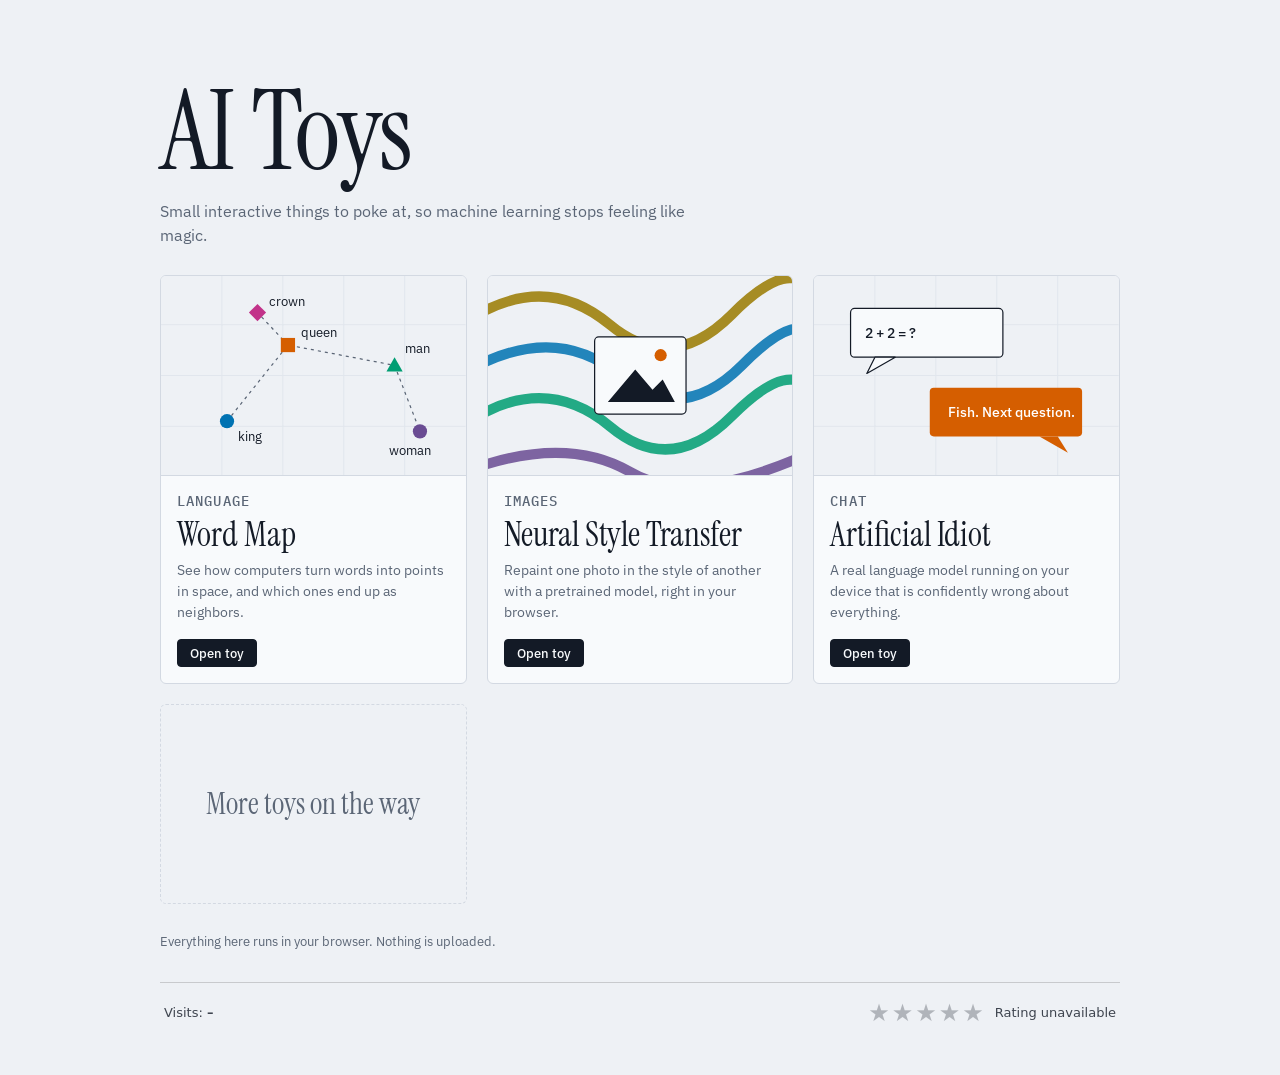
<file: index.html>
<!DOCTYPE html>
<html lang="en">
<head>
<meta charset="utf-8">
<meta name="viewport" content="width=device-width, initial-scale=1, viewport-fit=cover">
<title>AI Toys</title>
<meta name="description" content="Small interactive toys that make machine learning click.">
<link rel="icon" href="data:image/svg+xml,%3Csvg xmlns='http://www.w3.org/2000/svg' viewBox='0 0 100 100'%3E%3Ctext y='.9em' font-size='90'%3E🧸%3C/text%3E%3C/svg%3E">
<link rel="preconnect" href="https://fonts.googleapis.com">
<link rel="preconnect" href="https://fonts.gstatic.com" crossorigin>
<link rel="stylesheet" href="https://fonts.googleapis.com/css2?family=IBM+Plex+Mono:wght@400;500&family=IBM+Plex+Sans:wght@400;500;600&family=Instrument+Serif&display=swap">
<style>
:root{
  --bg:#eef1f5;--plate:#f8fafc;--ink:#131a26;--muted:#5b6676;--line:#d3d9e2;--grid:#e1e6ed;--on-ink:#f8fafc;
  --c0:#0072b2;--c1:#d55e00;--c2:#009e73;--c3:#6a4c93;--c4:#9a7b00;--c5:#c2338a;
  --font-display:"Instrument Serif","Iowan Old Style",Georgia,serif;
  --font-body:"IBM Plex Sans",system-ui,-apple-system,"Segoe UI",sans-serif;
  --font-mono:"IBM Plex Mono",ui-monospace,Menlo,monospace;
  color-scheme:light;box-sizing:border-box;
  padding-top:env(safe-area-inset-top,0px);padding-bottom:env(safe-area-inset-bottom,0px);
}
@media (prefers-color-scheme:dark){:root:not([data-theme="light"]){
  --bg:#0f1319;--plate:#161b23;--ink:#e8ecf2;--muted:#98a2b3;--line:#2a313c;--grid:#1c222b;--on-ink:#0f1319;
  --c0:#4da3e0;--c1:#f28c4a;--c2:#2fc49b;--c3:#a68ad6;--c4:#d9b83a;--c5:#e86db5;color-scheme:dark}}
:root[data-theme="dark"]{
  --bg:#0f1319;--plate:#161b23;--ink:#e8ecf2;--muted:#98a2b3;--line:#2a313c;--grid:#1c222b;--on-ink:#0f1319;
  --c0:#4da3e0;--c1:#f28c4a;--c2:#2fc49b;--c3:#a68ad6;--c4:#d9b83a;--c5:#e86db5;color-scheme:dark}
html{scroll-padding-top:env(safe-area-inset-top,0px)}
*{box-sizing:border-box}
body{margin:0;background:var(--bg);color:var(--ink);font:14px/1.5 var(--font-body);
  padding-block:24px 40px;padding-left:max(16px,env(safe-area-inset-left,0px));padding-right:max(16px,env(safe-area-inset-right,0px))}
.wrap{max-width:960px;margin:0 auto;display:flex;flex-direction:column;gap:28px}
header{padding-top:clamp(20px,6vw,56px);max-width:760px}
h1{font:400 clamp(56px,11vw,110px)/.95 var(--font-display);letter-spacing:-.01em;margin:0}
.lede{margin:14px 0 0;font-size:16px;max-width:54ch;color:var(--muted)}
.grid{display:grid;grid-template-columns:repeat(auto-fit,minmax(min(100%,300px),1fr));gap:20px}
a.card{display:flex;flex-direction:column;background:var(--plate);border:1px solid var(--line);border-radius:6px;color:inherit;text-decoration:none;overflow:hidden;transition:border-color .15s,transform .15s}
a.card:hover{border-color:var(--ink);transform:translateY(-3px)}
a.card:focus-visible{outline:2px solid var(--ink);outline-offset:2px}
.art{height:200px;position:relative;border-bottom:1px solid var(--line);background:var(--bg)}
.art svg{position:absolute;inset:0;width:100%;height:100%}
.art .gridlines{stroke:var(--grid);stroke-width:1}
.body{padding:16px;display:flex;flex-direction:column;gap:8px;flex:1}
.body h2{font:400 34px/1 var(--font-display);margin:0}
.body p{margin:0;color:var(--muted);font-size:14px;max-width:44ch}
.meta{margin-top:auto;padding-top:8px;display:flex;justify-content:space-between;align-items:center}
.pill{font:500 12.5px var(--font-body);border:1px solid var(--ink);border-radius:4px;padding:5px 12px;background:var(--ink);color:var(--on-ink)}
.mono{font:500 11px var(--font-mono);letter-spacing:.08em;text-transform:uppercase;color:var(--muted)}
.soon{border:1px dashed var(--line);border-radius:6px;display:flex;align-items:center;justify-content:center;min-height:200px;text-align:center;padding:24px}
.soon span{font:400 30px var(--font-display);color:var(--muted)}
footer{color:var(--muted);font-size:12.5px;max-width:70ch}
@media (prefers-reduced-motion:reduce){a.card{transition:none}a.card:hover{transform:none}}
</style>
</head>
<body>
<div class="wrap">
  <header>
    <h1>AI Toys</h1>
    <p class="lede">Small interactive things to poke at, so machine learning stops feeling like magic.</p>
  </header>

  <main class="grid">
    <a class="card" href="./word_map.html">
      <div class="art">
        <svg viewBox="0 0 300 200" preserveAspectRatio="xMidYMid slice" aria-hidden="true">
          <g class="gridlines"><path d="M0 50H300M0 100H300M0 150H300M60 0V200M120 0V200M180 0V200M240 0V200"/></g>
          <g stroke="var(--muted)" stroke-width="1.2" stroke-dasharray="3 4" fill="none">
            <path d="M65 145L125 70L230 90M125 70L95 38"/><path d="M230 90L255 155"/>
          </g>
          <circle cx="65" cy="145" r="7" fill="var(--c0)"/>
          <rect x="118" y="63" width="14" height="14" fill="var(--c1)"/>
          <path d="M230 82L238 96H222Z" fill="var(--c2)"/>
          <circle cx="255" cy="155" r="7" fill="var(--c3)"/>
          <rect x="89" y="32" width="12" height="12" fill="var(--c5)" transform="rotate(45 95 38)"/>
          <g font-family="IBM Plex Sans,system-ui,sans-serif" font-size="13" fill="var(--ink)">
            <text x="76" y="165">king</text><text x="138" y="62">queen</text><text x="240" y="78">man</text><text x="225" y="178">woman</text><text x="106" y="32">crown</text>
          </g>
        </svg>
      </div>
      <div class="body">
        <p class="mono">Language</p>
        <h2>Word Map</h2>
        <p>See how computers turn words into points in space, and which ones end up as neighbors.</p>
        <div class="meta"><span class="pill">Open toy</span></div>
      </div>
    </a>

    <a class="card" href="./style_transfer.html">
      <div class="art">
        <svg viewBox="0 0 300 200" preserveAspectRatio="xMidYMid slice" aria-hidden="true">
          <g fill="none" stroke-linecap="round" stroke-width="10">
            <path d="M-10 40Q60 0 120 50T240 40T320 20" stroke="var(--c4)" opacity=".85"/>
            <path d="M-10 90Q70 50 130 100T250 90T320 70" stroke="var(--c0)" opacity=".85"/>
            <path d="M-10 140Q60 100 120 150T240 140T320 120" stroke="var(--c2)" opacity=".85"/>
            <path d="M-10 190Q80 160 140 195T320 175" stroke="var(--c3)" opacity=".85"/>
          </g>
          <rect x="105" y="62" width="90" height="76" rx="4" fill="var(--plate)" stroke="var(--ink)" stroke-width="1.2"/>
          <path d="M118 126L145 94L162 114L172 104L184 126Z" fill="var(--ink)"/>
          <circle cx="170" cy="80" r="6" fill="var(--c1)"/>
        </svg>
      </div>
      <div class="body">
        <p class="mono">Images</p>
        <h2>Neural Style Transfer</h2>
        <p>Repaint one photo in the style of another with a pretrained model, right in your browser.</p>
        <div class="meta"><span class="pill">Open toy</span></div>
      </div>
    </a>

    <a class="card" href="./artificial_idiot.html">
      <div class="art">
        <svg viewBox="0 0 300 200" preserveAspectRatio="xMidYMid slice" aria-hidden="true">
          <g class="gridlines"><path d="M0 50H300M0 100H300M0 150H300M60 0V200M120 0V200M180 0V200M240 0V200"/></g>
          <rect x="36" y="34" width="150" height="48" rx="4" fill="var(--plate)" stroke="var(--ink)" stroke-width="1.2"/>
          <path d="M60 82L52 98L80 82Z" fill="var(--plate)" stroke="var(--ink)" stroke-width="1.2" stroke-linejoin="round"/>
          <rect x="114" y="112" width="150" height="48" rx="4" fill="var(--c1)"/>
          <path d="M240 160L250 176L222 160Z" fill="var(--c1)"/>
          <g font-family="IBM Plex Sans,system-ui,sans-serif" font-size="14" font-weight="500">
            <text x="50" y="63" fill="var(--ink)">2 + 2 = ?</text>
            <text x="132" y="141" fill="#fff">Fish. Next question.</text>
          </g>
        </svg>
      </div>
      <div class="body">
        <p class="mono">Chat</p>
        <h2>Artificial Idiot</h2>
        <p>A real language model running on your device that is confidently wrong about everything.</p>
        <div class="meta"><span class="pill">Open toy</span></div>
      </div>
    </a>

    <div class="soon"><span>More toys on the way</span></div>
  </main>

  <footer>Everything here runs in your browser. Nothing is uploaded.</footer>
</div>
<!-- ait-feedback: visit counter + rating (Abacus API). Change NS to your own unique name. -->
<style>
.ait-fb{max-width:960px;margin:32px auto 0;padding:16px 4px 8px;border-top:1px solid rgba(128,128,128,.35);display:flex;flex-wrap:wrap;gap:10px 28px;align-items:center;justify-content:space-between;font:13px/1.4 system-ui,-apple-system,"Segoe UI",sans-serif;color:inherit;box-sizing:border-box}
.ait-fb *{box-sizing:border-box}
.ait-fb .ait-v{opacity:.8}
.ait-fb .ait-v b{font-weight:700;opacity:1}
.ait-fb .ait-r{display:flex;align-items:center;gap:10px;flex-wrap:wrap}
.ait-fb .ait-stars{display:inline-flex}
.ait-fb .ait-stars button{all:unset;cursor:pointer;font-size:24px;line-height:1;padding:2px 1px;color:currentColor;opacity:.28;transition:transform .1s}
.ait-fb .ait-stars button.on{color:#e0a100;opacity:1}
.ait-fb .ait-stars button:hover{transform:scale(1.15)}
.ait-fb .ait-stars button:focus-visible{outline:2px solid currentColor;outline-offset:2px;border-radius:3px}
.ait-fb .ait-stars.done button{cursor:default}
.ait-fb .ait-stars.done button:hover{transform:none}
.ait-fb .ait-t{opacity:.8}
@media (prefers-reduced-motion:reduce){.ait-fb .ait-stars button{transition:none}}
</style>
<div class="ait-fb" id="aitFb" aria-label="Visits and rating">
  <div class="ait-v" id="aitV">Visits: <b>…</b></div>
  <div class="ait-r"><span class="ait-stars" id="aitS" role="group" aria-label="Rate this page"></span><span class="ait-t" id="aitT">Loading rating…</span></div>
</div>
<script>
(function(){
  var NS='aitoys-7k2q9x',PAGE='home',BASE='https://abacus.jasoncameron.dev/';
  function store(){try{return window.localStorage}catch(e){return null}}
  function sess(){try{return window.sessionStorage}catch(e){return null}}
  function val(j){
    if(!j)return null;
    var v=j.count!=null?j.count:j.value!=null?j.value:(j.data&&j.data.up_count!=null?j.data.up_count:null);
    return v==null?null:+v;
  }
  // act: 'up' adds one and returns the new value; '' just reads. A counter that does not exist yet reads as 0.
  function hit(name,act){
    return fetch(BASE+(act?'hit/':'get/')+NS+'/'+PAGE+'-'+name).then(function(r){
      if(r.status===404)return 0;
      if(!r.ok)throw new Error('http '+r.status);
      return r.json().then(val);
    });
  }
  var V=document.getElementById('aitV'),S=document.getElementById('aitS'),T=document.getElementById('aitT');
  var fmt=function(n){return n==null?'–':Number(n).toLocaleString()};

  /* visits: count once per browser session */
  var ss=sess(),key='ait_visit_'+PAGE,seen=ss&&ss.getItem(key);
  hit('visits',seen?'':'up').then(function(n){V.innerHTML='Visits: <b>'+fmt(n)+'</b>';if(ss&&!seen)ss.setItem(key,'1')})
    .catch(function(){V.innerHTML='Visits: <b>–</b>'});

  /* rating: five counters, one per star value */
  var counts=[0,0,0,0,0],loaded=false,ls=store(),vkey='ait_rated_'+PAGE;
  var mine=ls?+ls.getItem(vkey)||0:0,hover=0;
  var btns=[];
  for(var i=1;i<=5;i++)(function(n){
    var b=document.createElement('button');b.type='button';b.textContent='★';b.setAttribute('aria-label',n+(n===1?' star':' stars'));
    b.onclick=function(){vote(n)};
    b.onmouseenter=function(){if(!mine){hover=n;paint()}};
    b.onfocus=b.onmouseenter;
    b.onmouseleave=b.onblur=function(){hover=0;paint()};
    btns.push(b);S.appendChild(b);
  })(i);
  function stats(){
    var tot=0,sum=0;counts.forEach(function(c,i){tot+=c;sum+=c*(i+1)});
    return {tot:tot,avg:tot?sum/tot:0};
  }
  function paint(){
    var st=stats(),shown=hover||mine||Math.round(st.avg);
    btns.forEach(function(b,i){b.classList.toggle('on',i<shown)});
    S.classList.toggle('done',!!mine);
    if(!loaded){T.textContent='Rating unavailable';return}
    T.textContent=(st.tot?st.avg.toFixed(1)+' / 5 · '+st.tot.toLocaleString()+(st.tot===1?' rating':' ratings'):'No ratings yet')+(mine?' · you gave '+mine+'★':'');
  }
  function vote(n){
    if(mine||!loaded)return;
    mine=n;counts[n-1]++;hover=0;paint();
    if(ls)try{ls.setItem(vkey,String(n))}catch(e){}
    hit('r'+n,'up').catch(function(){});
  }
  Promise.all([1,2,3,4,5].map(function(n){return hit('r'+n,'')})).then(function(a){
    counts=a.map(function(x){return x||0});
    if(mine&&!counts[mine-1])counts[mine-1]=1;
    loaded=true;paint();
  }).catch(function(){loaded=false;paint()});
  paint();
})();
</script>
</body>
</html>
</file>
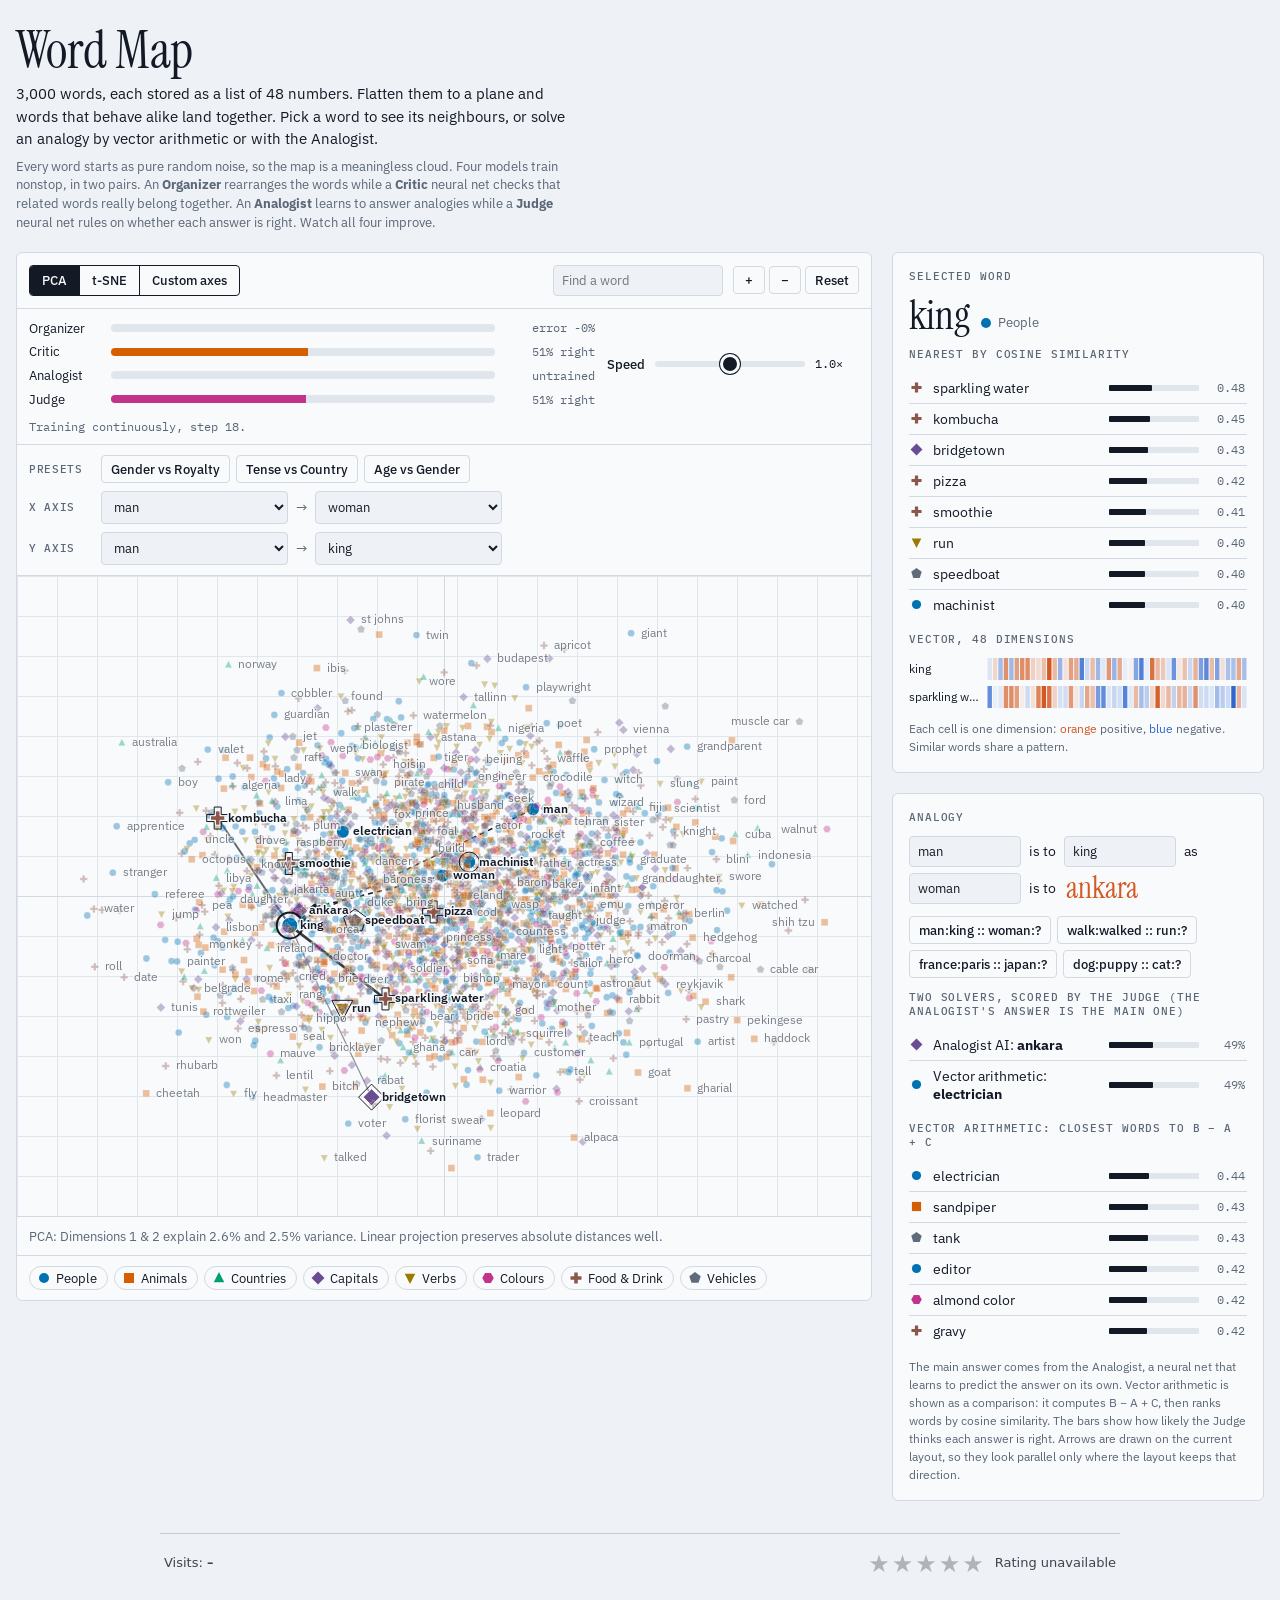
<file: word_map.html>
<!DOCTYPE html>
<html lang="en">
<head>
<meta charset="UTF-8">
<meta name="viewport" content="width=device-width, initial-scale=1.0">
<title>Word Map</title>
<meta name="claude:viewport-fit-sides" content="cover">
<link rel="preconnect" href="https://fonts.googleapis.com">
<link rel="preconnect" href="https://fonts.gstatic.com" crossorigin>
<link rel="stylesheet" href="https://fonts.googleapis.com/css2?family=IBM+Plex+Mono:wght@400;500&family=IBM+Plex+Sans:wght@400;500;600&family=Instrument+Serif&display=swap">
<style>
/* Layout: a wide plotting plate on the left, instruments (word card, analogy) stacked on the right.
   Colour is reserved for the data; the interface itself is ink on cool paper. */
:root {
  --bg: #eef1f5;
  --plate: #f8fafc;
  --ink: #131a26;
  --muted: #5b6676;
  --line: #d3d9e2;
  --grid: #e1e6ed;
  --accent: #131a26;
  --on-accent: #f8fafc;
  --neg: #2f66d0;
  --pos: #d4581f;
  --c0: #0072b2; --c1: #d55e00; --c2: #009e73; --c3: #6a4c93;
  --c4: #9a7b00; --c5: #c2338a; --c6: #8c564b; --c7: #5f6b7a;
  --font-display: "Instrument Serif", "Iowan Old Style", Georgia, serif;
  --font-body: "IBM Plex Sans", system-ui, -apple-system, "Segoe UI", sans-serif;
  --font-mono: "IBM Plex Mono", ui-monospace, "SFMono-Regular", Menlo, monospace;
}
@media (prefers-color-scheme: dark) {
  :root:not([data-theme="light"]) {
    --bg: #0f1319; --plate: #161b23; --ink: #e8ecf2; --muted: #98a2b3; --line: #2a313c; --grid: #1c222b;
    --accent: #e8ecf2; --on-accent: #0f1319; --neg: #5b8def; --pos: #f08a55;
    --c0: #4da3e0; --c1: #f28c4a; --c2: #2fc49b; --c3: #a68ad6;
    --c4: #d9b83a; --c5: #e86db5; --c6: #c29078; --c7: #9aa7b6;
    color-scheme: dark;
  }
}
:root[data-theme="dark"] {
  --bg: #0f1319; --plate: #161b23; --ink: #e8ecf2; --muted: #98a2b3; --line: #2a313c; --grid: #1c222b;
  --accent: #e8ecf2; --on-accent: #0f1319; --neg: #5b8def; --pos: #f08a55;
  --c0: #4da3e0; --c1: #f28c4a; --c2: #2fc49b; --c3: #a68ad6;
  --c4: #d9b83a; --c5: #e86db5; --c6: #c29078; --c7: #9aa7b6;
  color-scheme: dark;
}
* { box-sizing: border-box; }
body {
  background: var(--bg); color: var(--ink); font-family: var(--font-body); font-size: 14px; line-height: 1.5;
  padding-block: 24px 40px;
  padding-left: max(16px, env(safe-area-inset-left, 0px));
  padding-right: max(16px, env(safe-area-inset-right, 0px));
  margin: 0;
}
.wrap { max-width: 1260px; margin: 0 auto; display: flex; flex-direction: column; gap: 20px; }
header { display: flex; flex-direction: column; gap: 6px; max-width: 760px; }
h1 { font-family: var(--font-display); font-weight: 400; font-size: clamp(34px, 5vw, 52px); line-height: 1.02; margin: 0; letter-spacing: -0.01em; text-wrap: balance; }
.lede { margin: 0; font-size: 15px; max-width: 62ch; }
.note { margin: 0; color: var(--muted); font-size: 12.5px; max-width: 70ch; }
.grid { display: grid; grid-template-columns: minmax(0, 1fr) 372px; gap: 20px; align-items: start; }
@media (max-width: 960px) { .grid { grid-template-columns: minmax(0, 1fr); } }
.stage, .card { background: var(--plate); border: 1px solid var(--line); border-radius: 6px; min-width: 0; }
.stage { display: flex; flex-direction: column; }
.bar { display: flex; flex-wrap: wrap; gap: 10px; align-items: center; padding: 12px; border-bottom: 1px solid var(--line); }
.seg { display: inline-flex; border: 1px solid var(--ink); border-radius: 4px; overflow: hidden; }
.seg button { border: 0; background: transparent; color: var(--ink); font: 500 13px var(--font-body); padding: 6px 12px; cursor: pointer; }
.seg button + button { border-left: 1px solid var(--ink); }
.seg button[aria-pressed="true"] { background: var(--accent); color: var(--on-accent); }
.spacer { flex: 1 1 0; }
input[type="search"], select {
  font: 400 13px var(--font-body); color: var(--ink); background: var(--bg); border: 1px solid var(--line);
  border-radius: 4px; padding: 6px 8px; min-width: 0;
}
input[type="search"] { width: 170px; }
.tools { display: inline-flex; gap: 4px; }
.tools button, .chip {
  font: 500 12.5px var(--font-body); color: var(--ink); background: transparent; border: 1px solid var(--line);
  border-radius: 4px; padding: 5px 9px; cursor: pointer;
}
.tools button { min-width: 32px; }
.tools button:hover, .chip:hover { border-color: var(--ink); }
button:focus-visible, input:focus-visible, select:focus-visible { outline: 2px solid var(--ink); outline-offset: 2px; }
.axes-ui { display: flex; flex-direction: column; gap: 8px; padding: 10px 12px; border-bottom: 1px solid var(--line); }
.axes-ui .row { display: flex; flex-wrap: wrap; gap: 6px 8px; align-items: center; }
.axes-ui .lab { font: 500 11px var(--font-mono); letter-spacing: .06em; text-transform: uppercase; color: var(--muted); min-width: 64px; }
.arrow { color: var(--muted); }
.chip[aria-pressed="true"] { background: var(--accent); color: var(--on-accent); border-color: var(--accent); }
.canvaswrap { position: relative; height: clamp(420px, 62vw, 640px); background: var(--plate); }
canvas { display: block; width: 100%; height: 100%; touch-action: none; cursor: grab; }
canvas.hit { cursor: pointer; }
#tip {
  position: absolute; pointer-events: none; padding: 5px 8px; background: var(--ink); color: var(--bg);
  font: 400 12px var(--font-body); border-radius: 4px; white-space: nowrap; display: none; z-index: 2;
}
#tip b { font-weight: 600; }
#tip span { font-family: var(--font-mono); opacity: .8; margin-left: 6px; }
.caption { padding: 10px 12px; border-top: 1px solid var(--line); color: var(--muted); font-size: 12.5px; }
.legend { display: flex; flex-wrap: wrap; gap: 6px; padding: 10px 12px; border-top: 1px solid var(--line); }
.legend button {
  display: inline-flex; gap: 6px; align-items: center; font: 400 12.5px var(--font-body); color: var(--ink);
  background: transparent; border: 1px solid var(--line); border-radius: 999px; padding: 3px 10px 3px 8px; cursor: pointer;
}
.legend button[aria-pressed="false"] { opacity: .4; text-decoration: line-through; }
.side { display: flex; flex-direction: column; gap: 20px; min-width: 0; }
.card { padding: 16px; display: flex; flex-direction: column; gap: 12px; }
.eyebrow { font: 500 11px var(--font-mono); letter-spacing: .08em; text-transform: uppercase; color: var(--muted); margin: 0; }
.wordhead { display: flex; align-items: baseline; gap: 10px; flex-wrap: wrap; }
.wordhead h2 { font-family: var(--font-display); font-weight: 400; font-size: 40px; line-height: 1; margin: 0; }
.cat { display: inline-flex; gap: 6px; align-items: center; font-size: 12.5px; color: var(--muted); }
svg.shape { width: 12px; height: 12px; flex: none; overflow: visible; }
.nb { display: flex; flex-direction: column; }
.nb button {
  display: grid; grid-template-columns: 14px minmax(70px, 1fr) minmax(40px, 90px) 38px; gap: 8px; align-items: center;
  background: transparent; border: 0; border-top: 1px solid var(--line); padding: 6px 2px; cursor: pointer;
  font: 400 13.5px var(--font-body); color: var(--ink); text-align: left;
}
.nb button:first-child { border-top: 0; }
.nb button:hover { background: var(--bg); }
.bar-track { height: 6px; background: var(--grid); border-radius: 1px; }
.bar-fill { height: 100%; background: var(--ink); border-radius: 1px; }
.val { font: 400 12px var(--font-mono); color: var(--muted); text-align: right; font-variant-numeric: tabular-nums; }
.strips { display: flex; flex-direction: column; gap: 6px; }
.strip-row { display: grid; grid-template-columns: 70px minmax(0, 1fr); gap: 8px; align-items: center; font-size: 12px; }
.strip-row span { overflow: hidden; text-overflow: ellipsis; white-space: nowrap; }
.strip-row canvas { width: 100%; height: 22px; cursor: default; }
.sentence { display: flex; flex-wrap: wrap; align-items: center; gap: 6px 8px; font-size: 14px; }
.sentence select, .sentence input { max-width: 112px; }
.answer { font-family: var(--font-display); font-size: 30px; line-height: 1; padding-inline: 2px; color: var(--pos); }
.chips { display: flex; flex-wrap: wrap; gap: 6px; }
.drow { display: grid; grid-template-columns: 34px minmax(0, 1fr) 30px; gap: 10px; align-items: center; font-size: 12.5px; }
.drow .bar-fill { background: var(--pos); }
.drow .val { font-variant-numeric: tabular-nums; }
.rrow { display: grid; grid-template-columns: 72px minmax(0, 1fr); gap: 10px; padding: 6px 0; border-top: 1px solid var(--line); font-size: 12.5px; }
.rrow .when { color: var(--muted); font-variant-numeric: tabular-nums; }
.rrow .st { color: var(--pos); letter-spacing: 1px; }
.fine { color: var(--muted); font-size: 12px; margin: 0; }
@media (prefers-reduced-motion: reduce) { * { transition: none !important; } }

.train { display: flex; flex-wrap: wrap; gap: 10px 12px; align-items: center; padding: 10px 12px; border-bottom: 1px solid var(--line); }
.go { font: 500 13px var(--font-body); background: var(--accent); color: var(--on-accent); border: 1px solid var(--accent); border-radius: 4px; padding: 6px 14px; cursor: pointer; }
.go:disabled { opacity: .5; cursor: default; }
.meter { flex: 1 1 140px; height: 8px; background: var(--grid); border-radius: 4px; overflow: hidden; }
#meterfill { height: 100%; width: 0; background: var(--c2); transition: width .15s linear; }
#trainstat { font: 400 12px var(--font-mono); color: var(--muted); min-width: 190px; }
.duo { display: flex; flex-direction: column; gap: 5px; flex: 1 1 260px; min-width: 220px; }
.mrow { display: grid; grid-template-columns: 74px minmax(0, 1fr) 92px; gap: 8px; align-items: center; font-size: 12.5px; }
.mrow .meter { flex: none; }
#meterfill2 { height: 100%; width: 0; background: var(--c1); transition: width .15s linear; }
#meterfill3, #meterfill4 { height: 100%; width: 0; transition: width .15s linear; }
#meterfill3 { background: var(--c3); }
#meterfill4 { background: var(--c5); }
#trainstat { flex: 1 1 100%; min-width: 0; }
.dial { display: flex; align-items: center; gap: 10px; font: 500 12.5px var(--font-body); }
.dial .val { min-width: 44px; text-align: left; color: var(--ink); }
.dial input[type="range"] { -webkit-appearance: none; appearance: none; width: 150px; height: 6px; border-radius: 3px; background: var(--grid); cursor: pointer; margin: 0; }
.dial input[type="range"]::-webkit-slider-thumb { -webkit-appearance: none; width: 20px; height: 20px; border-radius: 50%; background: var(--accent); border: 3px solid var(--plate); box-shadow: 0 0 0 1px var(--ink); }
.dial input[type="range"]::-moz-range-thumb { width: 14px; height: 14px; border-radius: 50%; background: var(--accent); border: 3px solid var(--plate); box-shadow: 0 0 0 1px var(--ink); }
.log { max-height: 340px; overflow-y: auto; display: flex; flex-direction: column; border-top: 1px solid var(--line); }
.log-row { display: grid; grid-template-columns: 82px minmax(0, 1fr); gap: 8px; padding: 7px 0; border-bottom: 1px solid var(--line); font-size: 12.5px; line-height: 1.4; }
.tag { display: inline-flex; gap: 6px; align-items: baseline; font: 500 10.5px var(--font-mono); letter-spacing: .05em; text-transform: uppercase; }
.tag::before { content: ""; width: 8px; height: 8px; flex: none; background: var(--c0); border-radius: 50%; transform: translateY(0.5px); }
.tag.crit::before { background: var(--c1); border-radius: 1px; }
.tag.ana::before { background: var(--c3); border-radius: 1px; transform: rotate(45deg); }
.tag.jdg::before { background: var(--c5); border-radius: 1px; }
.stp { font: 400 11px var(--font-mono); color: var(--muted); white-space: nowrap; }
</style>
</head>
<body>

<div class="wrap">
  <header>
    <h1>Word Map</h1>
    <p class="lede" id="wordcount-text">3,000 words, each stored as a list of 48 numbers. Flatten them to a plane and words that behave alike land together. Pick a word to see its neighbours, or solve an analogy by vector arithmetic or with the Analogist.</p>
    <p class="note">Every word starts as pure random noise, so the map is a meaningless cloud. Four models train nonstop, in two pairs. An <b>Organizer</b> rearranges the words while a <b>Critic</b> neural net checks that related words really belong together. An <b>Analogist</b> learns to answer analogies while a <b>Judge</b> neural net rules on whether each answer is right. Watch all four improve.</p>
  </header>

  <div class="grid">
    <section class="stage" aria-label="Embedding plot">
      <div class="bar">
        <div class="seg" role="group" aria-label="Projection">
          <button type="button" data-mode="pca" aria-pressed="true">PCA</button>
          <button type="button" data-mode="tsne" aria-pressed="false">t-SNE</button>
          <button type="button" data-mode="axes" aria-pressed="false">Custom axes</button>
        </div>
        <div class="spacer"></div>
        <input type="search" id="search" list="wordlist" placeholder="Find a word" aria-label="Find a word" autocomplete="off">
        <datalist id="wordlist"></datalist>
        <div class="tools">
          <button type="button" id="zin" aria-label="Zoom in">+</button>
          <button type="button" id="zout" aria-label="Zoom out">&minus;</button>
          <button type="button" id="zreset" aria-label="Reset view">Reset</button>
        </div>
      </div>
      <div class="train">
        <div class="duo">
          <div class="mrow"><span>Organizer</span><div class="meter"><div id="meterfill"></div></div><span class="val" id="orgval"></span></div>
          <div class="mrow"><span>Critic</span><div class="meter"><div id="meterfill2"></div></div><span class="val" id="crival"></span></div>
          <div class="mrow"><span>Analogist</span><div class="meter"><div id="meterfill3"></div></div><span class="val" id="anaval"></span></div>
          <div class="mrow"><span>Judge</span><div class="meter"><div id="meterfill4"></div></div><span class="val" id="judval"></span></div>
        </div>
        <label class="dial">Speed
          <input type="range" id="speed" min="0" max="100" value="50" aria-label="Training speed">
          <span class="val" id="speedval">1.0&times;</span>
        </label>
        <span id="trainstat" aria-live="polite"></span>
      </div>
      <div class="axes-ui" id="axesui" hidden>
        <div class="row"><span class="lab">Presets</span><div class="chips" id="axpresets"></div></div>
        <div class="row"><span class="lab">X axis</span><select id="x1" aria-label="X axis from"></select><span class="arrow">&rarr;</span><select id="x2" aria-label="X axis to"></select></div>
        <div class="row"><span class="lab">Y axis</span><select id="y1" aria-label="Y axis from"></select><span class="arrow">&rarr;</span><select id="y2" aria-label="Y axis to"></select></div>
      </div>
      <div class="canvaswrap" id="cw">
        <canvas id="plot" role="img" aria-label="Scatter plot of word vectors. Use the search box or the neighbour list to explore without a pointer."></canvas>
        <div id="tip"></div>
      </div>
      <div class="caption" id="caption"></div>
      <div class="legend" id="legend"></div>
    </section>

    <aside class="side">
      <section class="card" id="wordcard" aria-live="polite"></section>
      <section class="card" id="analogy">
        <p class="eyebrow">Analogy</p>
        <div class="sentence">
          <input type="search" id="aa" list="wordlist" aria-label="A" autocomplete="off" spellcheck="false"><span>is to</span><input type="search" id="ab" list="wordlist" aria-label="B" autocomplete="off" spellcheck="false">
          <span>as</span><input type="search" id="ac" list="wordlist" aria-label="C" autocomplete="off" spellcheck="false"><span>is to</span><span class="answer" id="aans">?</span>
        </div>
        <div class="chips" id="apresets"></div>
        <p class="eyebrow">Two solvers, scored by the Judge (the Analogist's answer is the main one)</p>
        <div class="nb" id="aiverdict"></div>
        <p class="eyebrow">Vector arithmetic: closest words to B &minus; A + C</p>
        <div class="nb" id="alist"></div>
        <p class="fine">The main answer comes from the Analogist, a neural net that learns to predict the answer on its own. Vector arithmetic is shown as a comparison: it computes B &minus; A + C, then ranks words by cosine similarity. The bars show how likely the Judge thinks each answer is right. Arrows are drawn on the current layout, so they look parallel only where the layout keeps that direction.</p>
      </section>
    </aside>
  </div>

</div>

<script>
const DIM = 48;
const CATS = [
  { id: 'people', name: 'People' }, { id: 'animals', name: 'Animals' }, { id: 'countries', name: 'Countries' },
  { id: 'capitals', name: 'Capitals' }, { id: 'verbs', name: 'Verbs' }, { id: 'colors', name: 'Colours' },
  { id: 'food', name: 'Food & Drink' }, { id: 'vehicles', name: 'Vehicles' }
];

function mulberry32(a) {
  return function () {
    a |= 0; a = a + 0x6D2B79F5 | 0;
    let t = Math.imul(a ^ a >>> 15, 1 | a);
    t = t + Math.imul(t ^ t >>> 7, 61 | t) ^ t;
    return ((t ^ t >>> 14) >>> 0) / 4294967296;
  };
}

function buildWords() {
  const rand = mulberry32(20261019);
  const gauss = () => { let u = 0; while (!u) u = rand(); return Math.sqrt(-2 * Math.log(u)) * Math.cos(2 * Math.PI * rand()); };
  const store = new Map();
  const concept = n => {
    if (!store.has(n)) {
      const v = new Float64Array(DIM); let s = 0;
      for (let i = 0; i < DIM; i++) { v[i] = gauss(); s += v[i] * v[i]; }
      s = Math.sqrt(s); for (let i = 0; i < DIM; i++) v[i] /= s;
      store.set(n, v);
    }
    return store.get(n);
  };
  const words = [];
  const add = (w, cat, parts) => {
    const v = new Float64Array(DIM);
    for (const p of parts) {
      const [name, wt] = Array.isArray(p) ? p : [p, 1];
      const c = concept(name);
      for (let i = 0; i < DIM; i++) v[i] += wt * c[i];
    }
    const nz = concept('~' + w);
    for (let i = 0; i < DIM; i++) v[i] += 0.3 * nz[i];
    words.push({ w, cat, ci: CATS.findIndex(c => c.id === cat), v });
  };

  // Expanded People (Royalty, Family, Professions, Ages, Fantasy/Mythos)
  const people = [
    ['man','male'],['woman','female'],['boy','male','young'],['girl','female','young'],
    ['king','male','royal'],['queen','female','royal'],['prince','male','royal','young'],['princess','female','royal','young'],
    ['emperor','male','royal'],['empress','female','royal'],['duke','male','royal'],['duchess','female','royal'],
    ['father','male','parent'],['mother','female','parent'],['uncle','male','relative'],['aunt','female','relative'],
    ['brother','male','sibling'],['sister','female','sibling'],['son','male','child'],['daughter','female','child'],
    ['grandfather','male','parent','old'],['grandmother','female','parent','old'],['nephew','male','relative'],['niece','female','relative'],
    ['actor','male','actor'],['actress','female','actor'],['hero','male','hero'],['heroine','female','hero'],
    ['waiter','male','service'],['waitress','female','service'],['monk','male','religion'],['nun','female','religion'],
    ['wizard','male','magic'],['witch','female','magic'],['lord','male','nobility'],['lady','female','nobility'],
    ['knight','male','warrior'],['warrior','warrior'],['archer','warrior'],['guard','security'],
    ['doctor','professional'],['nurse','professional'],['teacher','professional'],['student','young','school'],
    ['scientist','professional'],['engineer','professional'],['artist','creative'],['chef','service'],
    ['husband','male','spouse'],['wife','female','spouse'],['groom','male','wedding'],['bride','female','wedding'],
    ['grandson','male','child','young'],['granddaughter','female','child','young'],['baron','male','nobility'],['baroness','female','nobility'],
    ['count','male','nobility'],['countess','female','nobility'],['sultan','male','royal'],['sultana','female','royal'],
    ['pilot','professional'],['lawyer','professional'],['farmer','professional'],['judge','professional'],['mayor','professional'],
    ['dentist','professional'],['astronaut','professional'],['baker','service'],['sailor','service'],['gardener','service'],
    ['singer','creative'],['dancer','creative'],['painter','creative'],['writer','creative'],['poet','creative'],['musician','creative'],
    ['soldier','warrior'],['pirate','warrior'],['detective','security']
  ];
  for (const [w, ...a] of people) add(w, 'people', [['@person', 1.4], ...a]);

  // Expanded Animals (Mammals, Birds, Young, Aquatic, Domestic, Insects/Reptiles)
  const animals = [
    ['dog','dog'],['puppy','dog','young'],['cat','cat'],['kitten','cat','young'],['horse','horse'],['foal','horse','young'],['stallion','horse','male'],['mare','horse','female'],
    ['sheep','sheep'],['lamb','sheep','young'],['cow','cow','female'],['bull','cow','male'],['calf','cow','young'],
    ['lion','lion','male'],['lioness','lion','female'],['cub','lion','young'],['tiger','tiger','male'],['tigress','tiger','female'],
    ['hen','chicken','female'],['rooster','chicken','male'],['chick','chicken','young'],['duck','duck'],['duckling','duck','young'],
    ['bear','bear'],['wolf','wolf'],['fox','fox'],['rabbit','rabbit'],['deer','deer'],['elephant','wild'],['giraffe','wild'],
    ['monkey','wild'],['penguin','bird'],['eagle','bird'],['owl','bird'],['dolphin','ocean'],['whale','ocean'],['shark','ocean'],
    ['zebra','wild'],['kangaroo','wild'],['koala','wild'],['panda','wild'],['leopard','wild'],['cheetah','wild'],
    ['snake','reptile'],['lizard','reptile'],['turtle','reptile'],['frog','amphibian'],
    ['bee','insect'],['butterfly','insect'],['spider','arachnid'],['ant','insect'],
    ['goat','goat'],['kid','goat','young'],['pig','pig'],['piglet','pig','young'],['boar','pig','male'],['sow','pig','female'],
    ['donkey','donkey'],['camel','wild'],['hippo','wild'],['rhino','wild'],['gorilla','wild'],['chimpanzee','wild'],['otter','wild'],
    ['hedgehog','wild'],['raccoon','wild'],['squirrel','rodent'],['mouse','rodent'],['rat','rodent'],['hamster','rodent'],['beaver','rodent'],
    ['moose','deer'],['antelope','deer'],['buffalo','cow'],['goose','duck'],['swan','duck'],['parrot','bird'],['sparrow','bird'],
    ['crow','bird'],['hawk','bird'],['flamingo','bird'],['octopus','ocean'],['crab','ocean'],['seal','ocean'],['salmon','fish'],
    ['trout','fish'],['goldfish','fish'],['crocodile','reptile'],['gecko','reptile'],['cobra','reptile'],['toad','amphibian'],
    ['wasp','insect'],['beetle','insect'],['mosquito','insect'],['dragonfly','insect'],['scorpion','arachnid']
  ];
  for (const [w, sp, ...a] of animals) add(w, 'animals', [['@animal', 1.4], ['sp_' + sp, 1.2], ...a]);

  // Expanded Country / Capital Pairs
  const pairs = [
    ['france','paris'],['germany','berlin'],['italy','rome'],['japan','tokyo'],['spain','madrid'],
    ['china','beijing'],['egypt','cairo'],['russia','moscow'],['canada','ottawa'],['greece','athens'],
    ['ukraine','kyiv'],['brazil','brasilia'],['mexico','mexico city'],['india','new delhi'],['australia','canberra'],
    ['portugal','lisbon'],['sweden','stockholm'],['norway','oslo'],['thailand','bangkok'],['argentina','buenos aires'],['turkey','ankara'],
    ['south korea','seoul'],['united kingdom','london'],['united states','washington'],['switzerland','bern'],['netherlands','amsterdam'],
    ['poland','warsaw'],['finland','helsinki'],['denmark','copenhagen'],['ireland','dublin'],['new zealand','wellington'],
    ['chile','santiago'],['colombia','bogota'],['peru','lima'],['vietnam','hanoi'],['indonesia','jakarta'],
    ['austria','vienna'],['belgium','brussels'],['hungary','budapest'],['czechia','prague'],['romania','bucharest'],['bulgaria','sofia'],
    ['serbia','belgrade'],['croatia','zagreb'],['iceland','reykjavik'],['kenya','nairobi'],['nigeria','abuja'],['ethiopia','addis ababa'],
    ['ghana','accra'],['morocco','rabat'],['tunisia','tunis'],['algeria','algiers'],['iran','tehran'],['iraq','baghdad'],
    ['israel','jerusalem'],['saudi arabia','riyadh'],['pakistan','islamabad'],['bangladesh','dhaka'],['nepal','kathmandu'],
    ['philippines','manila'],['malaysia','kuala lumpur'],['cuba','havana'],['venezuela','caracas'],['ecuador','quito'],
    ['bolivia','la paz'],['uruguay','montevideo'],['mongolia','ulaanbaatar'],['kazakhstan','astana'],['estonia','tallinn'],
    ['latvia','riga'],['lithuania','vilnius']
  ];
  for (const [c, cap] of pairs) {
    add(c, 'countries', [['@country', 1.4], ['k_' + c, 1.2]]);
    add(cap, 'capitals', [['@city', 1.4], ['k_' + c, 1.2], ['capital_of', 1.2]]);
  }

  // Expanded Verbs (Base vs Past Tense)
  const verbs = [
    ['walk','walked'],['run','ran'],['jump','jumped'],['swim','swam'],['eat','ate'],['drink','drank'],
    ['write','wrote'],['read','read_past'],['sing','sang'],['play','played'],['speak','spoke'],['fly','flew'],
    ['sleep','slept'],['drive','drove'],['think','thought'],['buy','bought'],['teach','taught'],['build','built'],
    ['see','saw'],['catch','caught'],['break','broke'],['fall','fell'],['give','gave'],
    ['cook','cooked'],['paint','painted'],['clean','cleaned'],['open','opened'],['close','closed'],['start','started'],
    ['finish','finished'],['listen','listened'],['talk','talked'],['work','worked'],['study','studied'],['travel','traveled'],
    ['dance','danced'],['laugh','laughed'],['cry','cried'],['smile','smiled'],['push','pushed'],['pull','pulled'],['kick','kicked'],
    ['throw','threw'],['send','sent'],['tell','told'],['know','knew'],['grow','grew'],['draw','drew'],['wear','wore'],['sit','sat'],
    ['stand','stood'],['win','won'],['lose','lost'],['sell','sold'],['pay','paid'],['hide','hid'],['ride','rode'],['climb','climbed'],
    ['wash','washed'],['plant','planted'],['visit','visited'],['call','called'],['watch','watched'],['help','helped']
  ];
  for (const [p, q] of verbs) {
    add(p, 'verbs', [['@verb', 1.4], ['v_' + p, 1.2]]);
    add(q, 'verbs', [['@verb', 1.4], ['v_' + p, 1.2], ['past', 1.2]]);
  }

  // Expanded Colours
  const colors = [
    ['red','warm'],['orange','warm'],['yellow','warm','light'],['green','cool'],['blue','cool'],['purple','cool'],
    ['pink','warm','light'],['black','dark'],['white','light'],['gray'],['brown','warm','dark'],
    ['cyan','cool','light'],['magenta','warm'],['teal','cool'],['gold','warm','light'],['silver','light'],['maroon','dark','warm'],
    ['navy','cool','dark'],['lime','light','cool'],['indigo','cool','dark'],['violet','cool'],['coral','warm','light'],['beige','light','warm'],
    ['crimson','warm','dark'],['scarlet','warm'],['turquoise','cool','light'],['lavender','cool','light'],['olive','dark'],
    ['mint','cool','light'],['tan','warm','light'],['rose','warm'],['amber','warm'],['ivory','light'],['charcoal','dark'],
    ['lilac','cool','light'],['burgundy','dark','warm'],['azure','cool'],['emerald','cool','dark']
  ];
  for (const [w, ...a] of colors) add(w, 'colors', [['@color', 1.4], ['c_' + w, 1.0], ...a.map(x => [x, 0.8])]);

  // Expanded Food & Drink
  const food = {
    fruit: ['apple','banana','pear','grape','orange_fruit','strawberry','lemon','peach','cherry','mango','pineapple','watermelon','blueberry','kiwi','plum','apricot','pomegranate','papaya','coconut','fig','melon','grapefruit','raspberry','blackberry','avocado'],
    drink: ['coffee','tea','milk','juice','water','wine','beer','soda','smoothie','lemonade','hot chocolate','cocoa','espresso','latte','cider','whiskey','vodka','champagne','milkshake'],
    baked: ['bread','cake','cookie','pie','donut','croissant','muffin','bagel','brownie','waffle','pancake','pretzel','scone','toast','cupcake','biscuit'],
    meal: ['pizza','pasta','rice','soup','burger','salad','steak','sushi','taco','sandwich','curry','burrito','lasagna','noodles','dumpling','omelette','sausage','bacon','fries','ramen','pho','falafel','kebab','paella','risotto','stew','nachos'],
    veg: ['carrot','potato','onion','broccoli','spinach','corn','cucumber','garlic','mushroom','lettuce','cabbage','tomato']
  };
  for (const g in food) for (const w of food[g]) add(w.replace('_fruit',''), 'food', [['@food', 1.4], [g, 0.9]]);

  // Expanded Vehicles
  const veh = {
    road: ['car','bus','truck','bicycle','motorcycle','van','taxi','scooter','ambulance','firetruck','limousine','pickup','jeep','minivan','tractor','bulldozer','wagon','rickshaw','skateboard'],
    rail: ['train','tram','subway','monorail','locomotive','trolley','cable car','metro','bullet train','freight train'],
    air: ['plane','helicopter','rocket','jet','balloon','drone','glider','airship','spaceship','satellite','parachute','blimp','biplane'],
    water: ['boat','ship','submarine','yacht','ferry','canoe','raft','kayak','tugboat','sailboat','speedboat','gondola','jet ski']
  };
  for (const g in veh) for (const w of veh[g]) add(w, 'vehicles', [['@vehicle', 1.4], [g, 0.9]]);

  // ---- Expansion to 3,000 words ----
  const seen = new Set(words.map(x => x.w)), FAMS = [], NP = [];
  const L = s => s.trim().split(/\s+/).filter(x => !x.endsWith('_')).map(x => x.replace(/_/g, ' '));
  const addNew = (w, cat, parts) => { if (seen.has(w)) return false; seen.add(w); add(w, cat, parts); return true; };
  const grp = (cat, root, spec, wt) => { for (const k in spec) for (const w of L(spec[k])) addNew(w, cat, [[root, 1.4], [k, wt || 1.1]]); };

  // People: gendered pairs
  for (const pr of L('policeman/policewoman businessman/businesswoman chairman/chairwoman salesman/saleswoman host/hostess steward/stewardess heir/heiress master/mistress god/goddess giant/giantess prophet/prophetess widower/widow bachelor/spinster sir/madam priest/priestess tsar/tsarina rajah/rani usher/usherette hunter/huntress sorcerer/sorceress enchanter/enchantress shepherd/shepherdess landlord/landlady godfather/godmother godson/goddaughter stepfather/stepmother stepson/stepdaughter stepbrother/stepsister papa/mama dad/mom grandpa/grandma boyfriend/girlfriend fisherman/fisherwoman horseman/horsewoman cowboy/cowgirl schoolboy/schoolgirl nobleman/noblewoman headmaster/headmistress patron/matron manservant/maidservant gentleman/gentlewoman fiance/fiancee bridegroom/bridesmaid fireman/firewoman spokesman/spokeswoman congressman/congresswoman anchorman/anchorwoman craftsman/craftswoman statesman/stateswoman sportsman/sportswoman foreman/forewoman bartender/barmaid caveman/cavewoman viscount/viscountess marquis/marchioness')) {
    const [m, f] = pr.split('/'); NP.push([m, f]); if (!f ) continue;
    addNew(m, 'people', [['@person', 1.4], 'male', ['pr_' + m, 1.2]]); addNew(f, 'people', [['@person', 1.4], 'female', ['pr_' + m, 1.2]]);
  }
  grp('people', '@person', {
    job_medical: 'surgeon obstetrician paramedic pharmacist therapist psychologist psychiatrist veterinarian midwife dietitian radiologist cardiologist pediatrician optometrist chiropractor physician anesthetist orderly caregiver dermatologist neurologist oncologist counselor physiotherapist paramedic_ medic',
    job_legal: 'attorney prosecutor barrister solicitor magistrate juror clerk notary arbitrator paralegal bailiff sheriff marshal inspector constable commissioner warden jailer ranger coroner sergeant officer deputy',
    job_education: 'professor lecturer tutor principal headmaster_ librarian counselor_ scholar academic researcher dean instructor coach trainer mentor schoolteacher kindergartener graduate undergraduate pupil apprentice intern fellow',
    job_trades: 'plumber electrician carpenter mason welder mechanic roofer plasterer bricklayer locksmith blacksmith tailor seamstress cobbler weaver potter glazier tiler painter_decorator machinist miner carpenter_ sawyer cooper tanner thatcher stonecutter jeweler watchmaker upholsterer',
    job_tech: 'programmer developer hacker analyst architect designer technician administrator webmaster coder tester operator mathematician statistician cryptographer roboticist inventor technologist',
    job_business: 'manager director executive accountant banker broker cashier clerk_ consultant secretary receptionist entrepreneur investor trader merchant retailer auditor supervisor employer employee boss colleague salesperson marketer advisor agent tycoon shopkeeper vendor dealer peddler wholesaler',
    job_science: 'physicist chemist biologist geologist astronomer botanist zoologist ecologist meteorologist biochemist geneticist anthropologist archaeologist historian philosopher economist sociologist linguist naturalist explorer oceanographer volcanologist paleontologist',
    job_media: 'journalist reporter editor photographer filmmaker producer announcer broadcaster presenter columnist blogger cartoonist illustrator novelist playwright screenwriter critic narrator publisher biographer essayist translator interpreter',
    job_arts: 'composer conductor pianist violinist guitarist drummer cellist flutist trumpeter saxophonist bassist vocalist rapper comedian magician juggler acrobat clown sculptor architect_ choreographer ballerina director_ model stuntman puppeteer storyteller bard minstrel',
    job_sports: 'athlete runner sprinter swimmer boxer wrestler gymnast cyclist skier skater golfer tennis_player footballer goalkeeper striker pitcher batter catcher quarterback referee umpire jockey surfer climber fencer archer_ champion captain rower diver',
    job_service: 'barista bartender butler maid janitor porter courier driver chauffeur cleaner babysitter nanny housekeeper concierge attendant bellhop cashier_ hairdresser barber florist grocer butcher fishmonger postman lifeguard bodyguard cook gardener_ valet servant doorman',
    job_military: 'general admiral colonel captain_ major lieutenant corporal private commander sergeant_ cadet recruit veteran commando sniper paratrooper marine ranger_ gunner cavalry infantry spy scout',
    job_gov: 'president senator governor minister ambassador diplomat politician mayor_ chancellor premier delegate councilor legislator candidate voter citizen ruler monarch regent consul envoy official bureaucrat',
    job_religion: 'bishop cardinal pope pastor rabbi imam chaplain deacon missionary preacher prophet_ saint pilgrim abbot monk_ druid shaman minister_ clergyman vicar apostle disciple',
    job_farm: 'rancher shepherd_ herder fisher lumberjack woodcutter beekeeper vintner brewer miller harvester gardener_ forester trapper hunter_ blacksmith_ stablehand cowhand',
    job_transport: 'captain_ navigator conductor engineer_ brakeman motorist cabbie trucker mariner skipper boatman helmsman deckhand airman stewardess_ copilot dispatcher',
    kin: 'parent child sibling twin cousin spouse relative ancestor descendant orphan infant baby toddler teenager adult elder senior youth newborn guardian stepparent in-law grandchild grandparent great-grandfather',
    social: 'friend neighbor stranger guest visitor customer client patient tourist traveler immigrant native villager townsman citizen_ peasant commoner noble aristocrat outlaw bandit thief robber criminal victim witness suspect rebel traitor patriot refugee hostage prisoner',
    fantasy: 'elf dwarf goblin orc troll dragon_rider fairy giant_ ogre gnome sprite mermaid vampire werewolf zombie ghost demon angel genie centaur sorcerer_ paladin ranger_ rogue bard_ necromancer alchemist druid_ hobbit wraith specter',
    trait: 'genius fool coward miser glutton liar saint_ rogue_ hermit nomad rival ally enemy stranger_ bully cheat snob optimist pessimist skeptic idealist introvert extrovert leader follower volunteer amateur expert novice veteran_ beginner'
  });
  // Animals: sex/age families
  for (const [sp, ...rest] of [['sheep','ram','ewe'],['deer','buck','doe','fawn'],['duck','drake','','duckling'],['goose','gander','','gosling'],['swan','cob','pen','cygnet'],['fox','','vixen','kit_fox'],
      ['kangaroo','','','joey'],['rabbit','','','bunny'],['goat','billy','nanny'],['cat','tom','queen'],['peacock','','peahen','peachick'],['frog','','','tadpole'],['insect','','','larva'],['fish','','','fry'],
      ['hare','jackrabbit','','leveret'],['elephant','','','elephant_calf'],['dog','','bitch','pup'],['horse','','','colt'],['horse2','','','filly'],['bird','','','fledgling'],['owl','','','owlet'],['eagle','','','eaglet'],['seal','','','pup_seal'],['bear','','','bear_cub'],['butterfly','','','caterpillar']]) {
    const t = sp.replace(/2$/, ''); FAMS.push([t, ...rest]);
    rest.forEach((w, k) => { if (w) addNew(w.replace(/_.*$/, ''), 'animals', [['@animal', 1.4], ['sp_' + t, 1.2], k === 0 ? 'male' : k === 1 ? 'female' : 'young']); });
  }
  grp('animals', '@animal', {
    sp_dogbreed: 'labrador poodle beagle bulldog boxer dachshund chihuahua husky rottweiler terrier collie spaniel greyhound corgi pug dalmatian doberman mastiff retriever pomeranian maltese schnauzer whippet bloodhound basset_hound saint_bernard great_dane shih_tzu akita samoyed malamute border_collie golden_retriever cocker_spaniel yorkie newfoundland pointer setter vizsla weimaraner papillon pekingese lhasa_apso bichon pit_bull',
    sp_catbreed: 'siamese persian sphynx bengal ragdoll maine_coon burmese abyssinian birman tabby calico tortoiseshell manx himalayan savannah_cat ocicat',
    sp_horsebreed: 'mustang arabian clydesdale appaloosa thoroughbred palomino pony lipizzaner percheron bronco mule shetland_pony',
    sp_bigcat: 'jaguar puma cougar panther lynx bobcat ocelot caracal serval snow_leopard',
    sp_savanna: 'hyena jackal coyote dingo meerkat mongoose warthog wildebeest gazelle impala bison yak llama alpaca ibex oryx springbok eland kudu aardwolf baboon',
    sp_primate: 'lemur orangutan gibbon mandrill macaque marmoset tamarin bonobo capuchin langur gorilla_ spider_monkey',
    sp_oddmammal: 'sloth armadillo anteater tapir okapi manatee platypus echidna wombat bat mole shrew weasel ferret badger skunk porcupine opossum wolverine polar_bear grizzly red_panda aardvark capybara chinchilla guinea_pig gerbil chipmunk marmot lemming vole muskrat groundhog stoat mink possum dormouse pangolin dugong tasmanian_devil sugar_glider',
    sp_bird: 'robin finch bluejay cardinal canary pigeon dove seagull pelican albatross heron stork crane ibis falcon vulture condor kestrel osprey buzzard raven magpie jay starling swallow wren thrush nightingale lark woodpecker hummingbird kingfisher toucan macaw cockatoo parakeet budgie pheasant quail partridge ostrich emu kiwi cassowary puffin cormorant gull tern sandpiper plover loon grouse bunting oriole tanager warbler nuthatch chickadee mockingbird bluebird harrier kite roadrunner pelican_ bald_eagle golden_eagle barn_owl snowy_owl rooster_ vulture_ lovebird canary_ cuckoo dodo',
    sp_sea: 'tuna cod haddock herring sardine anchovy mackerel bass carp catfish pike perch tilapia halibut flounder sole swordfish marlin barracuda eel angelfish clownfish piranha stingray seahorse jellyfish starfish urchin lobster shrimp prawn crayfish clam oyster mussel scallop squid cuttlefish nautilus narwhal orca walrus sea_lion barnacle sturgeon snapper grouper manta_ray hammerhead great_white pufferfish lionfish swordfish_ koi guppy betta sea_turtle sea_otter blue_whale humpback beluga porpoise',
    sp_bug: 'ladybug grasshopper cricket cockroach termite firefly moth locust cicada mantis flea louse tick aphid hornet bumblebee fly gnat earwig weevil stag_beetle centipede millipede worm snail slug tarantula caterpillar_ maggot cricket_ praying_mantis honeybee fruit_fly stinkbug lacewing',
    sp_reptile: 'iguana chameleon python anaconda viper rattlesnake komodo alligator gharial tortoise skink monitor_lizard salamander newt axolotl bullfrog tree_frog cobra_ boa mamba asp copperhead adder tuatara',
    sp_farm: 'hen_ turkey_ ox oxen yak_ ewe_ heifer steer lamb_ mule_ ram_ piglet_ rooster_ pony_ bullock hog swine cattle livestock poultry'
  }, 1.2);

  // Countries and capitals
  const more = L('afghanistan/kabul albania/tirana angola/luanda armenia/yerevan azerbaijan/baku bahamas/nassau bahrain/manama barbados/bridgetown belarus/minsk belize/belmopan benin/porto-novo bhutan/thimphu bosnia/sarajevo botswana/gaborone brunei/bandar_seri_begawan burkina_faso/ouagadougou burundi/gitega cambodia/phnom_penh cameroon/yaounde cape_verde/praia chad/ndjamena comoros/moroni costa_rica/san_jose cyprus/nicosia djibouti/djibouti_city dominica/roseau el_salvador/san_salvador eritrea/asmara eswatini/mbabane fiji/suva gabon/libreville gambia/banjul georgia/tbilisi guatemala/guatemala_city guinea/conakry guyana/georgetown haiti/port-au-prince honduras/tegucigalpa jamaica/kingston jordan/amman kuwait/kuwait_city kyrgyzstan/bishkek laos/vientiane lebanon/beirut lesotho/maseru liberia/monrovia libya/tripoli liechtenstein/vaduz luxembourg/luxembourg_city madagascar/antananarivo malawi/lilongwe mali/bamako malta/valletta mauritania/nouakchott mauritius/port_louis moldova/chisinau montenegro/podgorica mozambique/maputo myanmar/naypyidaw namibia/windhoek nicaragua/managua niger/niamey north_korea/pyongyang north_macedonia/skopje oman/muscat panama/panama_city papua_new_guinea/port_moresby paraguay/asuncion qatar/doha rwanda/kigali samoa/apia senegal/dakar sierra_leone/freetown slovakia/bratislava slovenia/ljubljana somalia/mogadishu sri_lanka/colombo sudan/khartoum suriname/paramaribo syria/damascus taiwan/taipei tajikistan/dushanbe tanzania/dodoma togo/lome tonga/nukualofa trinidad/port_of_spain turkmenistan/ashgabat uganda/kampala uae/abu_dhabi uzbekistan/tashkent vanuatu/port_vila yemen/sanaa zambia/lusaka zimbabwe/harare south_africa/pretoria south_sudan/juba dominican_republic/santo_domingo east_timor/dili equatorial_guinea/malabo central_african_republic/bangui ivory_coast/yamoussoukro kosovo/pristina solomon_islands/honiara kiribati/tarawa micronesia/palikir marshall_islands/majuro palau/ngerulmud tuvalu/funafuti nauru/yaren saint_lucia/castries grenada/st_georges antigua/st_johns san_marino/san_marino_city vatican/vatican_city monaco/monaco_ville andorra/andorra_la_vella singapore/singapore_city');
  for (const pr of more) { const [c, cap] = pr.split('/'); if (seen.has(c) || seen.has(cap)) continue;
    addNew(c, 'countries', [['@country', 1.4], ['k_' + c, 1.2]]); addNew(cap, 'capitals', [['@city', 1.4], ['k_' + c, 1.2], ['capital_of', 1.2]]); }
  // Other cities, grouped by country
  const cities = { k_france: 'lyon marseille nice toulouse bordeaux', k_germany: 'munich hamburg frankfurt cologne stuttgart', k_italy: 'milan naples venice florence turin', k_spain: 'barcelona seville valencia bilbao granada',
    k_japan: 'osaka kyoto yokohama nagoya sapporo', k_china: 'shanghai shenzhen guangzhou chengdu hong_kong', k_india: 'mumbai kolkata chennai bangalore hyderabad', 'k_united states': 'new_york los_angeles chicago houston seattle boston miami denver atlanta',
    'k_united kingdom': 'manchester liverpool birmingham glasgow edinburgh', k_brazil: 'rio_de_janeiro sao_paulo salvador recife', k_canada: 'toronto vancouver montreal calgary', k_australia: 'sydney melbourne perth brisbane adelaide',
    k_russia: 'st_petersburg novosibirsk', k_turkey: 'istanbul izmir', k_egypt: 'alexandria luxor', k_mexico: 'guadalajara monterrey cancun', k_argentina: 'cordoba rosario', k_morocco: 'casablanca marrakech', k_nigeria: 'lagos kano', 'k_south africa': 'johannesburg cape_town durban' };
  for (const k in cities) for (const w of L(cities[k])) addNew(w, 'capitals', [['@city', 1.4], [k, 1.0]]);

  // Verbs: regular (past tense by rule) and irregular pairs
  const past = v => { const dbl = v.endsWith('+'); v = v.replace('+', ''); return dbl ? v + v[v.length - 1] + 'ed' : v.endsWith('e') ? v + 'd' : /[^aeiou]y$/.test(v) ? v.slice(0, -1) + 'ied' : v + 'ed'; };
  const verbPairs = L('accept add admire agree allow answer appear arrive ask attack bake bark bathe believe belong bless blink boil borrow bounce brush burn carry change chase cheer chew collect comb compare complain copy count cover crawl crush cure damage decide deliver destroy discover dive_ divide double dream dress drop+ dry earn enjoy enter escape explain fail fish fix follow fold fry gather glow guess hang_ happen hate hope hunt hurry imagine invite jog+ join judge kiss knock land lift like live look love marry measure melt mix move nod+ notice obey offer order pack park+ pass pick pour practice praise pray prepare print promise protect prove race rain reach realize record reduce relax remember repair repeat reply rescue rest return roll rub+ rush save scratch serve shout show shop+ skip+ slip+ smell snow solve sound spell stir+ stop+ stay stretch suggest surprise taste tease thank tie touch train trap+ trust try turn type use vote wait wander want warn wave wish wonder wrap+ yell zip+ blame bury camp chat+ chop+ clap+ cough crash dig_ drag+ drip+ drown dust earn_ fetch flash flip+ float flood freeze_ glue grab+ grin+ hug+ hum+ jam+ kneel_ knit+ lick limp lock mail mark mop+ nail paddle peel plug+ pop+ pump rob+ row scare shake_ shave sip+ sketch snap+ spill spot+ stare stuff sweat tap+ tip+ trim+ tug+ twist wipe worry');
  for (const b of verbPairs.slice(0, 64)) { const p = past(b), base = b.replace('+', ''); if (seen.has(base) || seen.has(p)) continue;
    addNew(base, 'verbs', [['@verb', 1.4], ['v_' + base, 1.2]]); addNew(p, 'verbs', [['@verb', 1.4], ['v_' + base, 1.2], ['past', 1.2]]); }
  const irr = L('begin/began bite/bit blow/blew bring/brought choose/chose come/came deal/dealt dive/dove feed/fed feel/felt fight/fought find/found forget/forgot forgive/forgave freeze/froze get/got go/went hang/hung have/had hear/heard hold/held keep/kept lay/laid lead/led leave/left lend/lent light/lit make/made mean/meant meet/met say/said seek/sought shake/shook shine/shone shoot/shot shrink/shrank sink/sank slide/slid speed/sped spend/spent spin/spun spring/sprang steal/stole stick/stuck sting/stung strike/struck swear/swore sweep/swept swing/swung take/took tear/tore wake/woke weave/wove weep/wept wind/wound bend/bent bind/bound bleed/bled breed/bred creep/crept flee/fled fling/flung grind/ground leap/leapt ring/rang rise/rose slay/slew sling/slung undo/undid withdraw/withdrew become/became overcome/overcame understand/understood mistake/mistook forbid/forbade arise/arose awake/awoke lie/lay bear/bore dream/dreamt learn/learnt burn/burnt spoil/spoilt shear/shore swell/swelled thrive/throve');
  for (const pr of irr) { const [b, p] = pr.split('/'); if (seen.has(b) || seen.has(p)) continue;
    addNew(b, 'verbs', [['@verb', 1.4], ['v_' + b, 1.2]]); addNew(p, 'verbs', [['@verb', 1.4], ['v_' + b, 1.2], ['past', 1.2]]); }

  // Colours: extra shades
  const shades = {
    warm: 'vermilion rust copper bronze salmon brick tangerine persimmon paprika cinnamon ginger honey marigold sunflower saffron mustard canary butter flame sunset ember cayenne terracotta sienna ochre russet auburn chestnut mahogany sepia umber cardinal carmine cerise garnet ruby blush rouge fuchsia magenta_ hot_pink bubblegum watermelon_pink flamingo_pink peach_ apricot_',
    cool: 'cerulean cobalt sapphire ultramarine periwinkle cornflower sky_blue powder_blue steel_blue midnight_blue royal_blue baby_blue aquamarine seafoam jade forest_green hunter_green sage moss fern chartreuse pistachio kelly_green army_green khaki spruce pine shamrock celadon verdigris peacock denim ice_blue arctic glacier cyan_ orchid mauve amethyst heliotrope wisteria thistle plum_ eggplant grape_ aubergine',
    light: 'cream ecru sand taupe pearl alabaster snow bone vanilla linen champagne eggshell parchment oatmeal cloud fog mist dove_gray platinum_ buff almond_color',
    dark: 'slate graphite ash smoke pewter steel onyx ebony jet obsidian raven coal soot espresso_color mocha chocolate coffee_brown walnut wine claret oxblood bordeaux merlot blackcurrant_ midnight tar'
  };
  for (const k in shades) for (const w of L(shades[k])) addNew(w, 'colors', [['@color', 1.4], ['c_' + w, 1.0], [k, 0.8]]);

  // Food & drink
  grp('food', '@food', {
    fruit: 'nectarine tangerine clementine mandarin lime guava lychee passionfruit dragonfruit persimmon cranberry gooseberry currant date raisin prune quince starfruit durian jackfruit tamarind boysenberry mulberry elderberry kumquat cantaloupe honeydew blood_orange green_apple olive_ cherry_tomato plantain yuzu rhubarb',
    veg: 'zucchini eggplant cauliflower celery asparagus beet radish turnip parsnip leek shallot pumpkin squash cucumber_ pepper jalapeno chili artichoke kale arugula bok_choy brussels_sprouts green_bean pea edamame okra yam sweet_potato cassava ginger fennel kohlrabi watercress endive chard collard seaweed bean_sprout bell_pepper scallion chive',
    legume: 'lentil chickpea soybean kidney_bean black_bean pinto_bean navy_bean lima_bean tofu tempeh hummus peanut',
    grain: 'wheat oat barley rye quinoa millet couscous bulgur polenta cornmeal oatmeal granola cereal flour semolina buckwheat sorghum cornflakes porridge grits',
    nut: 'almond walnut cashew pecan pistachio hazelnut macadamia chestnut_ pine_nut brazil_nut sunflower_seed sesame pumpkin_seed flaxseed chia',
    meat: 'chicken beef pork lamb_chop veal turkey_meat duck_breast ham salami pepperoni prosciutto meatball meatloaf bratwurst hot_dog ribs brisket sirloin tenderloin drumstick jerky pastrami bologna chorizo liver gizzard venison bison_meat patty cutlet fillet roast gyro',
    seafood: 'tuna_steak salmon_fillet shrimp_cocktail lobster_roll crab_cake calamari caviar sashimi tempura oyster_stew clam_chowder fish_fingers anchovy_paste fish_and_chips ceviche poke',
    dairy: 'butter cream yogurt cheese ghee margarine buttermilk custard whipped_cream sour_cream ice_cream gelato sorbet kefir cottage_cheese cream_cheese condensed_milk',
    cheese: 'cheddar mozzarella parmesan brie camembert gouda swiss feta ricotta gorgonzola provolone havarti halloumi mascarpone roquefort emmental gruyere manchego pecorino paneer stilton edam colby monterey_jack',
    sweet: 'chocolate candy caramel fudge toffee marshmallow lollipop gummy licorice jelly jam marmalade honey syrup molasses nougat truffle praline marzipan brittle butterscotch popsicle sundae cheesecake tiramisu pudding mousse trifle tart eclair profiterole cannoli macaron baklava churro flan crepe meringue strudel gingerbread fruitcake shortbread sprinkles frosting icing candy_cane peppermint cotton_candy',
    baked: 'baguette ciabatta focaccia sourdough pita naan tortilla roll bun crumpet danish pastry cracker breadstick cornbread flatbread rye_bread pumpernickel brioche challah chapati roti',
    snack: 'chips popcorn crisps nachos_ trail_mix granola_bar pretzel_ rice_cake beef_jerky pork_rind cheese_puff peanut_butter nutella jam_toast energy_bar',
    condiment: 'ketchup mustard mayonnaise vinegar soy_sauce salsa guacamole pesto relish wasabi hot_sauce barbecue_sauce gravy tahini sriracha teriyaki hoisin aioli ranch dressing pickle olive_oil sesame_oil fish_sauce miso',
    spice: 'salt pepper_ cinnamon_ nutmeg clove cardamom cumin coriander turmeric paprika_ saffron_ vanilla oregano basil thyme rosemary sage_ parsley cilantro dill tarragon bay_leaf mint_ lavender_ cayenne_ curry_powder chili_powder allspice anise star_anise sumac',
    cocktail: 'martini margarita mojito daiquiri cosmopolitan manhattan negroni bellini mimosa sangria pina_colada old_fashioned bloody_mary gin_and_tonic mai_tai whiskey_sour tequila rum gin brandy bourbon scotch sake liqueur absinthe',
    drink2: 'cappuccino macchiato mocha_ americano chai matcha oolong kombucha cola root_beer ginger_ale tonic_water sparkling_water coconut_water orange_juice apple_juice iced_tea herbal_tea green_tea black_tea lager stout ale pilsner porter rose_wine merlot_ chardonnay cabernet prosecco',
    italian: 'spaghetti fettuccine ravioli gnocchi penne macaroni carbonara bolognese marinara alfredo minestrone calzone bruschetta antipasto panini arancini',
    mexican: 'enchilada quesadilla tamale fajita chimichanga tostada ceviche_ mole pozole elote churros_ empanada',
    asian: 'dim_sum spring_roll fried_rice pad_thai chow_mein kimchi bibimbap tonkatsu udon soba onigiri teriyaki_ bao wonton laksa satay biryani tikka samosa dal korma vindaloo masala dosa pakora tandoori',
    european: 'schnitzel goulash pierogi ratatouille quiche fondue raclette moussaka souvlaki tzatziki cassoulet bouillabaisse haggis shepherds_pie bangers_and_mash borscht blini',
    american: 'meatloaf_ mac_and_cheese cornbread_ clam_bake chili_con_carne hush_puppies grilled_cheese apple_pie pot_roast jambalaya gumbo grits_ cobbler biscuits_and_gravy',
    breakfast: 'bacon_ egg scrambled_eggs fried_egg boiled_egg poached_egg hash_browns french_toast muesli bagel_ yogurt_parfait',
    meal2: 'breakfast lunch dinner brunch supper snack_ appetizer entree dessert feast banquet picnic barbecue buffet'
  }, 1.0);

  // Vehicles
  grp('vehicles', '@vehicle', {
    carbrand: 'toyota honda ford chevrolet nissan volkswagen bmw mercedes audi porsche ferrari lamborghini tesla volvo subaru mazda hyundai kia jaguar_car bentley rolls_royce maserati bugatti mini fiat peugeot renault citroen jeep_ dodge buick cadillac lexus mclaren aston_martin',
    cartype: 'sedan coupe hatchback convertible suv crossover roadster sports_car race_car go_kart dune_buggy hot_rod muscle_car police_car stretch_limo hybrid_car electric_car stationwagon camper campervan motorhome rv hearse golf_cart',
    bike: 'bmx tandem unicycle tricycle moped chopper mountain_bike road_bike dirt_bike scooter_ segway hoverboard sidecar quad_bike snowmobile jet_ski_ atv e_bike',
    work: 'forklift crane excavator dump_truck cement_mixer garbage_truck tow_truck snowplow street_sweeper combine_harvester backhoe steamroller loader skid_steer tanker_truck flatbed delivery_van school_bus double_decker minibus coach trolleybus paddy_wagon food_truck ice_cream_truck',
    rail2: 'steam_train express_train commuter_train cargo_train maglev light_rail funicular streetcar handcar boxcar caboose',
    air2: 'airplane airliner jumbo_jet seaplane fighter_jet bomber stealth_bomber glider_ hot_air_balloon hang_glider paraglider zeppelin cessna concorde harrier gyrocopter chopper_ biplane_ jetpack space_shuttle',
    space: 'capsule lander rover probe spacecraft starship orbiter shuttle space_station moon_buggy booster cargo_ship_',
    boat2: 'dinghy catamaran trawler galleon schooner clipper steamship liner barge freighter tanker icebreaker lifeboat pontoon hovercraft paddleboat rowboat longship junk dhow corvette cruiser destroyer frigate battleship aircraft_carrier cruise_ship fishing_boat houseboat gondola_ outrigger skiff sloop ketch brig cutter steamer riverboat paddle_steamer surfboard jet_boat',
    carriage: 'sled sleigh carriage chariot cart stagecoach buggy tuk_tuk wheelbarrow pedicab handcart oxcart hansom litter wagon_ rickshaw_ gig phaeton',
    military: 'tank humvee armored_car howitzer missile_launcher troop_carrier torpedo_boat gunboat minesweeper'
  }, 1.0);

  // Known relations between word pairs (male to female, adult to young, country to capital, present to past).
  // These are the "answer key" the Analogist trains and is tested against.
  const R = { gender: [], young: [], capital: [], past: [] }, have = new Set(words.map(x => x.w));
  const rp = (k, a, b) => { if (a !== b && have.has(a) && have.has(b)) R[k].push([a, b]); };
  for (let i = 0; i + 1 < people.length; i++) {
    const e = people[i], f = people[i + 1], rest = (x, g) => x.slice(1).filter(t => t !== g).join();
    if (e.includes('male') && f.includes('female') && rest(e, 'male') === rest(f, 'female')) rp('gender', e[0], f[0]);
  }
  for (let i = 0; i < animals.length; i++) {
    const [w, sp, ...t] = animals[i], nx = animals[i + 1];
    if (t.includes('young')) { const par = animals.find(x => x[1] === sp); if (par[0] !== w) rp('young', par[0], w); }
    if (nx && nx[1] === sp) { const t2 = nx.slice(2); if (t.includes('male') && t2.includes('female')) rp('gender', w, nx[0]); else if (t.includes('female') && t2.includes('male')) rp('gender', nx[0], w); }
  }
  NP.forEach(([m, f]) => rp('gender', m, f));
  for (const [sp, m, f, y] of FAMS) { if (m && f) rp('gender', m, f); if (y) rp('young', sp, y.replace(/_.*$/, '')); }
  pairs.forEach(([c, cap]) => rp('capital', c, cap));
  more.forEach(pr => { const [c, cap] = pr.split('/'); rp('capital', c, cap); });
  verbs.forEach(([p, q]) => rp('past', p, q));
  verbPairs.slice(0, 64).forEach(b => rp('past', b.replace('+', ''), past(b)));
  irr.forEach(pr => { const [b, p] = pr.split('/'); rp('past', b, p); });
  words.rels = R;
  return words;
}

function dot(a, b) { let s = 0; for (let i = 0; i < a.length; i++) s += a[i] * b[i]; return s; }
function norm(a) { return Math.sqrt(dot(a, a)); }
function cosine(a, b) { return dot(a, b) / (norm(a) * norm(b) || 1); }

function nearest(words, vec, k, exclude) {
  const ex = new Set(exclude || []);
  const out = [];
  for (let i = 0; i < words.length; i++) if (!ex.has(i)) out.push({ i, s: cosine(vec, words[i].v) });
  out.sort((a, b) => b.s - a.s);
  return out.slice(0, k);
}

function analogy(words, a, b, c, k) {
  const t = new Float64Array(DIM);
  for (let i = 0; i < DIM; i++) t[i] = words[b].v[i] - words[a].v[i] + words[c].v[i];
  return nearest(words, t, k, [a, b, c]);
}

function pca(vecs, k, warm) {
  const n = vecs.length, D = vecs[0].length;
  const mean = new Float64Array(D);
  for (let r = 0; r < n; r++) { const v = vecs[r]; for (let i = 0; i < D; i++) mean[i] += v[i] / n; }
  const cov = Array.from({ length: D }, () => new Float64Array(D));
  for (let r = 0; r < n; r++) { const x = vecs[r]; for (let i = 0; i < D; i++) { const xi = x[i], ci = cov[i]; for (let j = i; j < D; j++) ci[j] += xi * x[j]; } }
  for (let i = 0; i < D; i++) for (let j = i; j < D; j++) { cov[i][j] = cov[i][j] / n - mean[i] * mean[j]; cov[j][i] = cov[i][j]; }
  let trace = 0; for (let i = 0; i < D; i++) trace += cov[i][i];
  const comps = [], vars = [];
  for (let c = 0; c < k; c++) {
    const hot = warm && warm[c];
    let v = hot ? Float64Array.from(warm[c]) : Float64Array.from({ length: D }, (_, i) => Math.sin(i * 1.7 + c + 1));
    let lam = 0;
    for (let it = hot ? 12 : 300; it > 0; it--) {
      const w = new Float64Array(D);
      for (let i = 0; i < D; i++) w[i] = dot(cov[i], v);
      lam = norm(w); for (let i = 0; i < D; i++) v[i] = w[i] / lam;
    }
    comps.push(v); vars.push(lam / trace);
    for (let i = 0; i < D; i++) for (let j = 0; j < D; j++) cov[i][j] -= lam * v[i] * v[j];
  }
  const coords = vecs.map(x => { const o = []; for (const v of comps) { let t = 0; for (let i = 0; i < D; i++) t += (x[i] - mean[i]) * v[i]; o.push(t); } return o; });
  return { coords, vars, comps };
}

// t-SNE, written as a generator so it can run in short slices without freezing the page.
// Attraction uses each word's nearest neighbours only; repulsion is exact over all pairs.
function* tsneSteps(vecs, opt) {
  opt = opt || {};
  const n = vecs.length, D = vecs[0].length, perp = opt.perplexity || 18, iters = opt.iters || 320, K = Math.min(n - 1, Math.round(perp * 3));
  const nbr = new Int32Array(n * K), pc = new Float64Array(n * K), row = new Float64Array(n), srt = new Float64Array(n);
  let msum = 0, mcnt = 0;
  for (let i = 0; i < Math.min(n, 60); i++) for (let j = 0; j < n; j += 7) if (j !== i) { let s = 0; for (let k = 0; k < D; k++) { const d = vecs[i][k] - vecs[j][k]; s += d * d; } msum += s; mcnt++; }
  const mean = msum / mcnt, target = Math.log(perp);
  for (let i = 0; i < n; i++) {
    const vi = vecs[i];
    for (let j = 0; j < n; j++) { let s = 0; const vj = vecs[j]; for (let k = 0; k < D; k++) { const d = vi[k] - vj[k]; s += d * d; } row[j] = j === i ? Infinity : s / mean; srt[j] = row[j]; }
    srt.sort(); const cut = srt[K - 1]; let m = 0;
    for (let j = 0; j < n && m < K; j++) if (row[j] <= cut) { nbr[i * K + m] = j; pc[i * K + m] = row[j]; m++; }
    let lo = 0, hi = Infinity, beta = 1;
    for (let it = 0; it < 50; it++) {
      let sp = 0, sd = 0;
      for (let q = 0; q < K; q++) { const p = Math.exp(-pc[i * K + q] * beta); sp += p; sd += pc[i * K + q] * p; }
      const H = Math.log(sp) + beta * sd / sp;
      if (Math.abs(H - target) < 1e-5) break;
      if (H > target) { lo = beta; beta = hi === Infinity ? beta * 2 : (beta + hi) / 2; } else { hi = beta; beta = (beta + lo) / 2; }
    }
    let sp = 0; for (let q = 0; q < K; q++) { const p = Math.exp(-pc[i * K + q] * beta); pc[i * K + q] = p; sp += p; }
    for (let q = 0; q < K; q++) pc[i * K + q] /= sp;
    if (i % 100 === 99) yield i / n * 0.15;
  }
  const edges = new Map();
  for (let i = 0; i < n; i++) for (let q = 0; q < K; q++) { const j = nbr[i * K + q], key = i < j ? i * n + j : j * n + i; edges.set(key, (edges.get(key) || 0) + pc[i * K + q] / (2 * n)); }
  const E = edges.size, ei = new Int32Array(E), ej = new Int32Array(E), ep = new Float64Array(E); let e0 = 0;
  for (const [key, p] of edges) { ei[e0] = Math.floor(key / n); ej[e0] = key % n; ep[e0] = Math.max(p, 1e-12); e0++; }
  yield 0.15;

  const init = pca(vecs, 2).coords;
  let sd = 0; for (const c of init) sd += c[0] * c[0] + c[1] * c[1]; sd = Math.sqrt(sd / (2 * n));
  const Y = new Float64Array(n * 2), U = new Float64Array(n * 2), G = new Float64Array(n * 2).fill(1);
  for (let i = 0; i < n; i++) { Y[2 * i] = init[i][0] / sd * 0.01; Y[2 * i + 1] = init[i][1] / sd * 0.01; }
  const grad = new Float64Array(n * 2), rep = new Float64Array(n * 2), lr = 100 * Math.max(1, n / 600);
  // Repulsion: points are binned on a coarse grid. Nearby cells are summed exactly, distant cells by their centre of mass.
  const GN = Math.max(8, Math.round(Math.sqrt(n / 10))), NC = GN * GN, qx = new Float64Array(n), qy = new Float64Array(n);
  const cnt = new Int32Array(NC), start = new Int32Array(NC + 1), fill = new Int32Array(NC), cell = new Int32Array(n), ord = new Int32Array(n), cx = new Float64Array(NC), cy = new Float64Array(NC), live = new Int32Array(NC), LX = new Float64Array(NC), LY = new Float64Array(NC), LM = new Float64Array(NC), LGX = new Int32Array(NC), LGY = new Int32Array(NC);
  for (let it = 0; it < iters; it++) {
    const exag = it < 100 ? 12 : 1, mom = it < 100 ? 0.5 : 0.8;
    // Grid bounds ignore the outermost 2% of points so a few outliers cannot cram everyone else into a handful of cells.
    for (let i = 0; i < n; i++) { qx[i] = Y[2 * i]; qy[i] = Y[2 * i + 1]; }
    qx.sort(); qy.sort();
    const lo = Math.floor(n * 0.02), hi = n - 1 - lo, x0 = qx[lo], y0 = qy[lo];
    const sw = (Math.max(qx[hi] - x0, qy[hi] - y0) + 1e-9) / GN;
    cnt.fill(0); cx.fill(0); cy.fill(0);
    for (let i = 0; i < n; i++) { const gx = Math.min(GN - 1, Math.max(0, Math.floor((Y[2 * i] - x0) / sw))), gy = Math.min(GN - 1, Math.max(0, Math.floor((Y[2 * i + 1] - y0) / sw))), c = gy * GN + gx; cell[i] = c; cnt[c]++; cx[c] += Y[2 * i]; cy[c] += Y[2 * i + 1]; }
    let nl = 0; start[0] = 0;
    for (let c = 0; c < NC; c++) { start[c + 1] = start[c] + cnt[c]; fill[c] = start[c]; if (cnt[c]) { cx[c] /= cnt[c]; cy[c] /= cnt[c]; LX[nl] = cx[c]; LY[nl] = cy[c]; LM[nl] = cnt[c]; LGX[nl] = c % GN; LGY[nl] = (c / GN) | 0; nl++; } }
    for (let i = 0; i < n; i++) ord[fill[cell[i]]++] = i;
    let sumQ = 0; rep.fill(0); grad.fill(0);
    for (let i = 0; i < n; i++) {
      const xi = Y[2 * i], yi = Y[2 * i + 1], ci = cell[i], gx = ci % GN, gy = (ci - gx) / GN; let rx = 0, ry = 0, sq = 0;
      for (let l = 0; l < nl; l++) {
        const ax = LGX[l] - gx, ay = LGY[l] - gy;
        if (ax >= -1 && ax <= 1 && ay >= -1 && ay <= 1) continue;
        const dx = xi - LX[l], dy = yi - LY[l], q = 1 / (1 + dx * dx + dy * dy), mq = LM[l] * q;
        sq += mq; rx += mq * q * dx; ry += mq * q * dy;
      }
      for (let hy = Math.max(0, gy - 1); hy <= Math.min(GN - 1, gy + 1); hy++) for (let hx = Math.max(0, gx - 1); hx <= Math.min(GN - 1, gx + 1); hx++) {
        const c = hy * GN + hx;
        for (let p = start[c]; p < start[c + 1]; p++) {
          const j = ord[p]; if (j === i) continue;
          const dx = xi - Y[2 * j], dy = yi - Y[2 * j + 1], q = 1 / (1 + dx * dx + dy * dy);
          sq += q; rx += q * q * dx; ry += q * q * dy;
        }
      }
      sumQ += sq; rep[2 * i] = rx; rep[2 * i + 1] = ry;
    }
    for (let e = 0; e < E; e++) {
      const i = ei[e], j = ej[e], dx = Y[2 * i] - Y[2 * j], dy = Y[2 * i + 1] - Y[2 * j + 1], q = 1 / (1 + dx * dx + dy * dy), m = exag * ep[e] * q;
      grad[2 * i] += m * dx; grad[2 * i + 1] += m * dy; grad[2 * j] -= m * dx; grad[2 * j + 1] -= m * dy;
    }
    let mx = 0, my = 0;
    for (let k = 0; k < 2 * n; k++) {
      const g = 4 * (grad[k] - rep[k] / sumQ);
      G[k] = (Math.sign(g) !== Math.sign(U[k])) ? G[k] + 0.2 : Math.max(G[k] * 0.8, 0.01);
      U[k] = mom * U[k] - lr * G[k] * g;
      Y[k] += U[k];
      if (k % 2 === 0) mx += Y[k] / n; else my += Y[k] / n;
    }
    for (let i = 0; i < n; i++) { Y[2 * i] -= mx; Y[2 * i + 1] -= my; }
    yield 0.15 + 0.85 * (it + 1) / iters;
  }
  return Array.from({ length: n }, (_, i) => [Y[2 * i], Y[2 * i + 1]]);
}

function axesProject(words, a1, b1, a2, b2) {
  const d = (a, b) => Float64Array.from(words[b].v, (x, i) => x - words[a].v[i]);
  let ux = d(a1, b1); const nx = norm(ux); ux = ux.map(x => x / (nx || 1));
  let uy = d(a2, b2); const p = dot(uy, ux); uy = uy.map((x, i) => x - p * ux[i]);
  const ny = norm(uy); uy = uy.map(x => x / (ny || 1));
  const mean = new Float64Array(DIM);
  for (const w of words) for (let i = 0; i < DIM; i++) mean[i] += w.v[i] / words.length;
  return words.map(w => { const c = Float64Array.from(w.v, (x, i) => x - mean[i]); return [dot(c, ux), dot(c, uy)]; });
}

(function () {
  const words = buildWords();
  const N = words.length;
  // Untrained model: every word's vector is random noise. The original structured vectors become the hidden
  // co-occurrence statistics (t) the AI learns from; it never copies them directly.
  const buf = new Float64Array(N * DIM);
  let seedN = 1;
  function randomize() {
    const r = mulberry32(1000 + seedN++);
    for (let i = 0; i < N; i++) {
      const o = i * DIM; let s = 0;
      for (let k = 0; k < DIM; k++) { let u = 0; while (!u) u = r(); const g = Math.sqrt(-2 * Math.log(u)) * Math.cos(2 * Math.PI * r()); buf[o + k] = g; s += g * g; }
      s = Math.sqrt(s) / 0.8; for (let k = 0; k < DIM; k++) buf[o + k] /= s;
    }
  }
  words.forEach((w, i) => { w.t = w.v; w.v = buf.subarray(i * DIM, (i + 1) * DIM); });
  randomize();
  document.getElementById('wordcount-text').textContent = `${N.toLocaleString()} words, each stored as a list of 48 numbers. Flatten them to a plane and words that behave alike land together. Pick a word to see its neighbours, or solve an analogy by vector arithmetic or with the Analogist.`;

  const idx = w => words.findIndex(x => x.w === w);
  const SHAPES = [
    null,
    [[-1,-1],[1,-1],[1,1],[-1,1]],
    [[0,-1.2],[1.05,.85],[-1.05,.85]],
    [[0,-1.3],[1.3,0],[0,1.3],[-1.3,0]],
    [[0,1.2],[1.05,-.85],[-1.05,-.85]],
    [[1.15,0],[.58,1],[-.58,1],[-1.15,0],[-.58,-1],[.58,-1]],
    [[-.35,-1.1],[.35,-1.1],[.35,-.35],[1.1,-.35],[1.1,.35],[.35,.35],[.35,1.1],[-.35,1.1],[-.35,.35],[-1.1,.35],[-1.1,-.35],[-.35,-.35]],
    [[0,-1.2],[1.14,-.37],[.7,.97],[-.7,.97],[-1.14,-.37]]
  ];
  const $ = id => document.getElementById(id);
  const esc = s => s.replace(/[&<>]/g, c => ({ '&': '&amp;', '<': '&lt;', '>': '&gt;' }[c]));

  function shapeSVG(ci, size) {
    const pts = SHAPES[ci];
    const body = pts ? `<polygon points="${pts.map(p => (p[0] * 5).toFixed(2) + ',' + (p[1] * 5).toFixed(2)).join(' ')}" fill="var(--c${ci})"/>`
                     : `<circle r="5" fill="var(--c${ci})"/>`;
    return `<svg class="shape" viewBox="-6 -6 12 12" style="width:${size || 12}px;height:${size || 12}px" aria-hidden="true">${body}</svg>`;
  }

  // Layouts
  let pcaRes = pca(words.map(w => w.v), 3);
  const layouts = { pca: pcaRes.coords.map(c => [c[0], c[1]]), tsne: null, axes: null };
  const AX = { x1: idx('man'), x2: idx('woman'), y1: idx('man'), y2: idx('king') };
  
  function normalize(c) {
    let mx = 1e-9, my = 1e-9;
    for (const p of c) { mx = Math.max(mx, Math.abs(p[0])); my = Math.max(my, Math.abs(p[1])); }
    return c.map(p => [p[0] / mx, p[1] / my]);
  }
  function recomputeAxes() { layouts.axes = normalize(axesProject(words, AX.x1, AX.x2, AX.y1, AX.y2)); }
  layouts.pca = normalize(layouts.pca); recomputeAxes();

  // State
  const S = {
    mode: 'pca', sel: idx('king'), hover: -1, hidden: new Set(), nbHover: -1,
    view: { k: 1, x: 0, y: 0 },
    cur: layouts.pca.map(p => p.slice()), from: null, to: null, t0: 0
  };
  const A = { a: idx('man'), b: idx('king'), c: idx('woman'), res: [], ai: -1 };

  const canvas = $('plot'), ctx = canvas.getContext('2d');
  let W = 0, H = 0, dpr = 1, T = {}, raf = 0;
  const sx = new Float64Array(N), sy = new Float64Array(N);

  function readTheme() {
    const cs = getComputedStyle(document.documentElement);
    const g = n => cs.getPropertyValue(n).trim();
    T = { bg: g('--plate'), ink: g('--ink'), muted: g('--muted'), grid: g('--grid'), line: g('--line'),
          cats: CATS.map((_, i) => g('--c' + i)), neg: g('--neg'), pos: g('--pos') };
  }
  function schedule() { if (!raf) raf = requestAnimationFrame(draw); }

  function resize() {
    const r = $('cw').getBoundingClientRect();
    dpr = window.devicePixelRatio || 1; W = r.width; H = r.height;
    canvas.width = Math.round(W * dpr); canvas.height = Math.round(H * dpr);
    schedule();
  }

  function base(i) {
    const pad = 44, p = S.cur[i];
    return [pad + (p[0] + 1) / 2 * (W - 2 * pad), pad + (1 - (p[1] + 1) / 2) * (H - 2 * pad)];
  }
  function base2(px, py) { const pad = 44; return [pad + (px + 1) / 2 * (W - 2 * pad), pad + (1 - (py + 1) / 2) * (H - 2 * pad)]; }
  function toScreen(bx, by) { const v = S.view; return [(bx - W / 2) * v.k + W / 2 + v.x, (by - H / 2) * v.k + H / 2 + v.y]; }

  function poly(c, ci, x, y, r) {
    const pts = SHAPES[ci]; c.beginPath();
    if (!pts) { c.arc(x, y, r, 0, Math.PI * 2); return; }
    pts.forEach((p, k) => { const px = x + p[0] * r, py = y + p[1] * r; k ? c.lineTo(px, py) : c.moveTo(px, py); });
    c.closePath();
  }

  function arrow(x1, y1, x2, y2) {
    const dx = x2 - x1, dy = y2 - y1, L = Math.hypot(dx, dy); if (L < 18) return;
    const ux = dx / L, uy = dy / L, a = x1 + ux * 9, b = y1 + uy * 9, c = x2 - ux * 10, d = y2 - uy * 10;
    ctx.save(); ctx.strokeStyle = T.ink; ctx.fillStyle = T.ink; ctx.lineWidth = 1.5; ctx.setLineDash([5, 4]);
    ctx.beginPath(); ctx.moveTo(a, b); ctx.lineTo(c, d); ctx.stroke(); ctx.setLineDash([]);
    ctx.beginPath(); ctx.moveTo(c + ux * 1, d + uy * 1);
    ctx.lineTo(c - ux * 8 - uy * 4.5, d - uy * 8 + ux * 4.5); ctx.lineTo(c - ux * 8 + uy * 4.5, d - uy * 8 - ux * 4.5);
    ctx.closePath(); ctx.fill(); ctx.restore();
  }

  function draw() {
    raf = 0;
    if (S.to) {
      const reduce = matchMedia('(prefers-reduced-motion: reduce)').matches;
      let t = reduce ? 1 : Math.min(1, (performance.now() - S.t0) / 520);
      const e = t < .5 ? 2 * t * t : 1 - Math.pow(-2 * t + 2, 2) / 2;
      for (let i = 0; i < N; i++) { S.cur[i][0] = S.from[i][0] + (S.to[i][0] - S.from[i][0]) * e; S.cur[i][1] = S.from[i][1] + (S.to[i][1] - S.from[i][1]) * e; }
      if (t >= 1) S.to = null; else schedule();
    }
    ctx.setTransform(dpr, 0, 0, dpr, 0, 0); ctx.clearRect(0, 0, W, H);

    ctx.strokeStyle = T.grid; ctx.lineWidth = 1; ctx.beginPath();
    for (let x = 0.5; x < W; x += 40) { ctx.moveTo(x, 0); ctx.lineTo(x, H); }
    for (let y = 0.5; y < H; y += 40) { ctx.moveTo(0, y); ctx.lineTo(W, y); }
    ctx.stroke();

    if (S.mode !== 'tsne') {
      const o = toScreen(...base2(0, 0));
      ctx.strokeStyle = T.line; ctx.lineWidth = 1; ctx.beginPath();
      ctx.moveTo(o[0] + .5, 0); ctx.lineTo(o[0] + .5, H); ctx.moveTo(0, o[1] + .5); ctx.lineTo(W, o[1] + .5); ctx.stroke();
    }
    for (let i = 0; i < N; i++) { const b = base(i), s = toScreen(b[0], b[1]); sx[i] = s[0]; sy[i] = s[1]; }

    const focus = new Set();
    let nb = [];
    if (S.sel >= 0) { focus.add(S.sel); nb = nearest(words, words[S.sel].v, 8, [S.sel]); nb.forEach(n => focus.add(n.i)); }
    const an = [A.a, A.b, A.c, A.res[0] ? A.res[0].i : -1, A.ai >= 0 ? A.ai : -1].filter(i => i >= 0);
    an.forEach(i => focus.add(i));

    const mainAns = A.ai >= 0 ? A.ai : (A.res[0] ? A.res[0].i : -1);
    if (mainAns >= 0 && A.a >= 0 && A.b >= 0 && A.c >= 0) {
      arrow(sx[A.a], sy[A.a], sx[A.b], sy[A.b]);
      arrow(sx[A.c], sy[A.c], sx[mainAns], sy[mainAns]);
    }

    // Lines from the selected word to its three most similar words (strongest = thickest)
    if (S.sel >= 0) {
      ctx.save(); ctx.strokeStyle = T.ink; ctx.lineCap = 'round';
      nb.slice(0, 3).forEach((n, k) => {
        if (S.hidden.has(words[n.i].ci) || S.hidden.has(words[S.sel].ci)) return;
        ctx.globalAlpha = 0.85 - k * 0.2; ctx.lineWidth = 2.6 - k * 0.7;
        ctx.beginPath(); ctx.moveTo(sx[S.sel], sy[S.sel]); ctx.lineTo(sx[n.i], sy[n.i]); ctx.stroke();
      });
      ctx.restore();
    }

    const dim = focus.size > 0;
    for (let i = 0; i < N; i++) {
      if (S.hidden.has(words[i].ci)) continue;
      const f = focus.has(i), r = i === S.sel ? 8 : f ? 6.5 : 3.4;
      ctx.globalAlpha = dim && !f ? 0.38 : 1;
      poly(ctx, words[i].ci, sx[i], sy[i], r);
      ctx.fillStyle = T.cats[words[i].ci]; ctx.fill();
      ctx.lineWidth = f ? 1 : 0.6; ctx.strokeStyle = T.bg; ctx.stroke();
    }
    ctx.globalAlpha = 1;

    for (const n of nb) if (!S.hidden.has(words[n.i].ci)) { poly(ctx, words[n.i].ci, sx[n.i], sy[n.i], 10); ctx.strokeStyle = T.ink; ctx.lineWidth = 1; ctx.stroke(); }
    if (S.sel >= 0) { ctx.beginPath(); ctx.arc(sx[S.sel], sy[S.sel], 13, 0, Math.PI * 2); ctx.strokeStyle = T.ink; ctx.lineWidth = 2; ctx.stroke(); }
    if (S.hover >= 0) { ctx.beginPath(); ctx.arc(sx[S.hover], sy[S.hover], 10, 0, Math.PI * 2); ctx.strokeStyle = T.ink; ctx.lineWidth = 1.5; ctx.stroke(); }

    const order = [], inOrder = new Set();
    const push = i => { if (i >= 0 && !inOrder.has(i) && !S.hidden.has(words[i].ci)) { inOrder.add(i); order.push(i); } };
    push(S.sel); an.forEach(push); nb.forEach(n => push(n.i)); push(S.hover);
    for (let i = 0; i < N; i++) push(i);

    const placed = [];
    ctx.font = '12px "IBM Plex Sans", system-ui, sans-serif'; ctx.textBaseline = 'middle'; ctx.lineJoin = 'round';
    for (const i of order) {
      const important = focus.has(i) || i === S.hover;
      const txt = words[i].w, tw = ctx.measureText(txt).width;
      let lx = sx[i] + 10, ly = sy[i];
      if (lx + tw > W - 4) lx = sx[i] - 10 - tw;
      const rect = [lx - 2, ly - 8, lx + tw + 2, ly + 8];
      if (rect[0] < 0 || rect[2] > W || rect[1] < 0 || rect[3] > H) continue;
      if (!important && placed.some(p => !(rect[2] < p[0] || rect[0] > p[2] || rect[3] < p[1] || rect[1] > p[3]))) continue;
      placed.push(rect);
      ctx.globalAlpha = dim && !important ? 0.55 : 1;
      ctx.lineWidth = 3; ctx.strokeStyle = T.bg; ctx.strokeText(txt, lx, ly);
      ctx.fillStyle = T.ink; ctx.font = (important ? '600 ' : '400 ') + '12px "IBM Plex Sans", system-ui, sans-serif';
      ctx.fillText(txt, lx, ly);
    }
    ctx.globalAlpha = 1;
  }

  function strip(c, v, ref) {
    if (!c) return;
    const r = c.getBoundingClientRect(), d = window.devicePixelRatio || 1, w = Math.max(1, r.width), h = 22;
    c.width = Math.round(w * d); c.height = Math.round(h * d);
    const x = c.getContext('2d'); x.setTransform(d, 0, 0, d, 0, 0); x.clearRect(0, 0, w, h);
    let m = 0; for (const t of ref) m = Math.max(m, Math.abs(t)); m = m || 1;
    const cw = w / DIM;
    for (let i = 0; i < DIM; i++) {
      x.globalAlpha = Math.min(1, Math.abs(v[i]) / m * 1.1 + 0.06);
      x.fillStyle = v[i] >= 0 ? T.pos : T.neg;
      x.fillRect(i * cw + 0.5, 0, cw - 1, h);
    }
    x.globalAlpha = 1;
  }

  function nbRows(list) {
    return list.map(n => `<button type="button" data-i="${n.i}">${shapeSVG(words[n.i].ci, 11)}<span>${esc(words[n.i].w)}</span>
      <span class="bar-track"><span class="bar-fill" style="display:block;width:${Math.max(2, Math.min(1, Math.max(0, n.s)) * 100).toFixed(0)}%"></span></span>
      <span class="val">${n.s.toFixed(2)}</span></button>`).join('');
  }

  function renderWord() {
    const el = $('wordcard');
    if (S.sel < 0) { el.innerHTML = '<p class="eyebrow">Word</p><p class="fine">Select a point on the chart to inspect its vector and neighbours.</p>'; return; }
    const w = words[S.sel], nb = nearest(words, w.v, 8, [S.sel]);
    const cmp = S.nbHover >= 0 ? S.nbHover : nb[0].i;
    el.innerHTML = `<p class="eyebrow">Selected word</p>
      <div class="wordhead"><h2>${esc(w.w)}</h2><span class="cat">${shapeSVG(w.ci, 12)}${CATS[w.ci].name}</span></div>
      <p class="eyebrow">Nearest by cosine similarity</p>
      <div class="nb" id="nblist">${nbRows(nb)}</div>
      <p class="eyebrow">Vector, 48 dimensions</p>
      <div class="strips">
        <div class="strip-row"><span>${esc(w.w)}</span><canvas id="s1"></canvas></div>
        <div class="strip-row"><span id="s2name">${esc(words[cmp].w)}</span><canvas id="s2"></canvas></div>
      </div>
      <p class="fine">Each cell is one dimension: <span style="color:var(--pos)">orange</span> positive, <span style="color:var(--neg)">blue</span> negative. Similar words share a pattern.</p>`;
    const ref = [...w.v, ...words[cmp].v];
    strip($('s1'), w.v, ref); strip($('s2'), words[cmp].v, ref);
    
    const list = $('nblist');
    list.querySelectorAll('button').forEach(b => {
      const i = +b.dataset.i;
      b.addEventListener('click', () => select(i));
      b.addEventListener('mouseenter', () => { $('s2name').textContent = words[i].w; const rr = [...w.v, ...words[i].v]; strip($('s1'), w.v, rr); strip($('s2'), words[i].v, rr); S.hover = i; schedule(); });
      b.addEventListener('mouseleave', () => { S.hover = -1; schedule(); });
    });
  }

  function fillSelect(sel, value) {
    if (sel.options.length && sel.value === String(value)) return;
    let html = '';
    CATS.forEach((c, ci) => {
      const opts = words.map((w, i) => ({ w: w.w, i, ci: w.ci })).filter(o => o.ci === ci).sort((a, b) => a.w.localeCompare(b.w));
      html += `<optgroup label="${c.name}">${opts.map(o => `<option value="${o.i}">${esc(o.w)}</option>`).join('')}</optgroup>`;
    });
    sel.innerHTML = html; sel.value = String(value);
  }

  function renderAnalogy() {
    [['aa', A.a], ['ab', A.b], ['ac', A.c]].forEach(([id, i]) => { const el = $(id); if (document.activeElement !== el && i >= 0) el.value = words[i].w; });
    if (A.a >= 0 && A.b >= 0 && A.c >= 0) {
      A.res = analogy(words, A.a, A.b, A.c, 6);
      A.ai = analogistAnswer(A.a, A.b, A.c);
      const main = A.ai >= 0 ? A.ai : (A.res[0] ? A.res[0].i : -1);
      $('aans').textContent = main >= 0 ? words[main].w : '?';
      const rows = [['Analogist AI', A.ai], ['Vector arithmetic', A.res[0] ? A.res[0].i : -1]].filter(r => r[1] >= 0);
      $('aiverdict').innerHTML = rows.map(([who, i]) => { const p = judgeP(A.a, A.b, A.c, i);
        return `<button type="button" data-i="${i}">${shapeSVG(words[i].ci, 11)}<span>${who}: <b>${esc(words[i].w)}</b></span>
        <span class="bar-track"><span class="bar-fill" style="display:block;width:${Math.max(2, p * 100).toFixed(0)}%"></span></span><span class="val">${(p * 100).toFixed(0)}%</span></button>`; }).join('');
      $('aiverdict').querySelectorAll('button').forEach(b => {
        const i = +b.dataset.i;
        b.addEventListener('click', () => select(i));
        b.addEventListener('mouseenter', () => { S.hover = i; schedule(); });
        b.addEventListener('mouseleave', () => { S.hover = -1; schedule(); });
      });
      $('alist').innerHTML = nbRows(A.res);
      $('alist').querySelectorAll('button').forEach(b => {
        const i = +b.dataset.i;
        b.addEventListener('click', () => select(i));
        b.addEventListener('mouseenter', () => { S.hover = i; schedule(); });
        b.addEventListener('mouseleave', () => { S.hover = -1; schedule(); });
      });
    }
  }

  function select(i) { S.sel = i; renderWord(); schedule(); }

  // Run t-SNE in ~30 ms slices so the page stays responsive; the points glide over when it finishes.
  let tsneJob = 0;
  function computeTsne(done) {
    const job = ++tsneJob, gen = tsneSteps(words.map(w => w.v));
    (function step() {
      if (job !== tsneJob) return;
      const t0 = performance.now(); let r;
      do { r = gen.next(); } while (!r.done && performance.now() - t0 < 30);
      if (r.done) { layouts.tsne = normalize(r.value); done(); return; }
      if (S.mode === 'tsne') $('caption').textContent = `t-SNE: laying out ${N.toLocaleString()} words\u2026 ${Math.round(r.value * 100)}%`;
      setTimeout(step, 0);
    })();
  }

  function switchMode(m) {
    if (m === 'axes') recomputeAxes();
    S.mode = m;
    document.querySelectorAll('.seg button').forEach(b => b.setAttribute('aria-pressed', b.dataset.mode === m));
    $('axesui').hidden = m !== 'axes';
    if (m === 'tsne' && !layouts.tsne) { computeTsne(() => { if (S.mode === 'tsne') switchMode('tsne'); }); return; }
    S.from = S.cur.map(p => p.slice());
    S.to = layouts[m].map(p => p.slice());
    S.t0 = performance.now();
    
    if (m === 'pca') $('caption').textContent = `PCA: Dimensions 1 & 2 explain ${(pcaRes.vars[0]*100).toFixed(1)}% and ${(pcaRes.vars[1]*100).toFixed(1)}% variance. Linear projection preserves absolute distances well.`;
    else if (m === 'tsne') $('caption').textContent = 't-SNE: Non-linear layout that clusters tight semantic neighbourhoods together. Computed from the vectors as they are right now.';
    else $('caption').textContent = `Custom projection along semantic vectors: X = ${words[AX.x1].w} → ${words[AX.x2].w}, Y = ${words[AX.y1].w} → ${words[AX.y2].w}.`;
    
    schedule();
  }

  // Event handlers
  window.addEventListener('resize', resize);

  $('search').addEventListener('input', e => {
    const i = idx(e.target.value.trim().toLowerCase());
    if (i >= 0) select(i);
  });

  document.querySelectorAll('.seg button').forEach(b => b.addEventListener('click', () => switchMode(b.dataset.mode)));

  const setAx = (k, v) => { AX[k] = +v; recomputeAxes(); if (S.mode === 'axes') switchMode('axes'); };
  ['x1','x2','y1','y2'].forEach(k => { fillSelect($(k), AX[k]); $(k).addEventListener('change', e => setAx(k, e.target.value)); });

  const axPresets = [
    { label: 'Gender vs Royalty', x1: 'man', x2: 'woman', y1: 'man', y2: 'king' },
    { label: 'Tense vs Country', x1: 'walk', x2: 'walked', y1: 'france', y2: 'paris' },
    { label: 'Age vs Gender', x1: 'boy', x2: 'man', y1: 'woman', y2: 'man' }
  ];
  $('axpresets').innerHTML = axPresets.map((p, i) => `<button type="button" class="chip" data-i="${i}">${p.label}</button>`).join('');
  $('axpresets').addEventListener('click', e => {
    const b = e.target.closest('button'); if (!b) return;
    const p = axPresets[+b.dataset.i];
    AX.x1 = idx(p.x1); AX.x2 = idx(p.x2); AX.y1 = idx(p.y1); AX.y2 = idx(p.y2);
    ['x1','x2','y1','y2'].forEach(k => $(k).value = String(AX[k]));
    recomputeAxes(); switchMode('axes');
  });

  const aPresets = [
    { a: 'man', b: 'king', c: 'woman' },
    { a: 'walk', b: 'walked', c: 'run' },
    { a: 'france', b: 'paris', c: 'japan' },
    { a: 'dog', b: 'puppy', c: 'cat' }
  ];
  $('apresets').innerHTML = aPresets.map((p, i) => `<button type="button" class="chip" data-i="${i}">${p.a}:${p.b} :: ${p.c}:?</button>`).join('');
  $('apresets').addEventListener('click', e => {
    const b = e.target.closest('button'); if (!b) return;
    const p = aPresets[+b.dataset.i];
    A.a = idx(p.a); A.b = idx(p.b); A.c = idx(p.c);
    renderAnalogy(); schedule();
  });

  // The three analogy slots are typable: pick from the suggestions or type any word. Valid words apply as you type.
  ['aa','ab','ac'].forEach((id, k) => {
    const el = $(id), key = ['a', 'b', 'c'][k];
    el.addEventListener('input', () => { const i = idx(el.value.trim().toLowerCase()); if (i >= 0) { A[key] = i; renderAnalogy(); schedule(); } });
    el.addEventListener('focus', () => el.select());
    el.addEventListener('blur', () => { if (A[key] >= 0) el.value = words[A[key]].w; });
    el.addEventListener('keydown', e => { if (e.key === 'Enter') el.blur(); });
  });

  // Zooming & Panning
  $('zin').addEventListener('click', () => { S.view.k *= 1.3; schedule(); });
  $('zout').addEventListener('click', () => { S.view.k /= 1.3; schedule(); });
  $('zreset').addEventListener('click', () => { S.view = { k: 1, x: 0, y: 0 }; schedule(); });

  let dragging = false, lx = 0, ly = 0;
  canvas.addEventListener('pointerdown', e => { dragging = true; lx = e.clientX; ly = e.clientY; canvas.setPointerCapture(e.pointerId); });
  canvas.addEventListener('pointermove', e => {
    const rect = canvas.getBoundingClientRect();
    const mx = e.clientX - rect.left, my = e.clientY - rect.top;
    if (dragging) {
      S.view.x += e.clientX - lx; S.view.y += e.clientY - ly;
      lx = e.clientX; ly = e.clientY; schedule();
      return;
    }
    let hit = -1, best = 16;
    for (let i = 0; i < N; i++) {
      if (S.hidden.has(words[i].ci)) continue;
      const d = Math.hypot(sx[i] - mx, sy[i] - my);
      if (d < best) { best = d; hit = i; }
    }
    if (hit !== S.hover) {
      S.hover = hit;
      canvas.classList.toggle('hit', hit >= 0);
      const tip = $('tip');
      if (hit >= 0) {
        tip.style.display = 'block'; tip.style.left = (sx[hit] + 12) + 'px'; tip.style.top = (sy[hit] - 12) + 'px';
        tip.innerHTML = `<b>${esc(words[hit].w)}</b><span>${CATS[words[hit].ci].name}</span>`;
      } else tip.style.display = 'none';
      schedule();
    }
  });
  canvas.addEventListener('pointerup', e => {
    dragging = false;
    try { canvas.releasePointerCapture(e.pointerId); } catch (_) {}
    if (S.hover >= 0) select(S.hover);
  });
  canvas.addEventListener('wheel', e => {
    e.preventDefault();
    const factor = e.deltaY < 0 ? 1.1 : 0.9;
    S.view.k *= factor; schedule();
  }, { passive: false });

  // Legend
  $('legend').innerHTML = CATS.map((c, i) => `<button type="button" data-ci="${i}">${shapeSVG(i, 12)}<span>${c.name}</span></button>`).join('');
  $('legend').addEventListener('click', e => {
    const b = e.target.closest('button'); if (!b) return;
    const ci = +b.dataset.ci;
    if (S.hidden.has(ci)) S.hidden.delete(ci); else S.hidden.add(ci);
    b.setAttribute('aria-pressed', !S.hidden.has(ci));
    schedule();
  });

  // Datalist setup
  $('wordlist').innerHTML = words.map(w => `<option value="${esc(w.w)}">`).join('');

  // Init
  // ---- Two models cross-training ----
  // ORGANIZER: the word vectors, nudged by gradient descent to fit the similarity statistics.
  // CRITIC: a small neural net that judges whether two words "belong together". It trains on the Organizer's
  // current vectors, and its gradients flow back into them, so each model keeps pushing the other.
  const G = new Float32Array(N * N), C = new Float32Array(N * N), tn = words.map(w => norm(w.t));
  for (let i = 0; i < N; i++) for (let j = i; j < N; j++) { const g = dot(words[i].t, words[j].t), c = g / (tn[i] * tn[j]); G[i * N + j] = G[j * N + i] = g; C[i * N + j] = C[j * N + i] = c; }
  const NB = 24;  // each word's 24 most similar words (by hidden statistics), kept sorted by insertion
  const near = words.map((_, i) => {
    const top = [];
    for (let j = 0; j < N; j++) {
      if (j === i) continue;
      const c = C[i * N + j];
      if (top.length < NB || c > C[i * N + top[NB - 1]]) {
        let p = top.length; while (p > 0 && C[i * N + top[p - 1]] < c) p--;
        top.splice(p, 0, j); if (top.length > NB) top.pop();
      }
    }
    return top;
  });
  const pos = near.map(t => t.slice(0, 6));
  const gr = new Float64Array(320 * DIM), mo = new Float64Array(N * DIM), gC = new Float64Array(N * DIM);
  const M = { on: false, step: 0, loss: 0, loss0: 0, acc: 0.5, frame: 0, done: false, doubt: null };
  const LR = 0.05, R = 320, SR = 128;  // R words updated per step, each against its 24 neighbours plus SR random words

  const CD = 2 * DIM, CH = 16, nW1 = CH * CD, B1 = nW1, W2 = nW1 + CH, B2 = nW1 + 2 * CH, P = B2 + 1;
  const cp = new Float64Array(P), cm = new Float64Array(P), cv = new Float64Array(P), cg = new Float64Array(P);
  const xin = new Float64Array(CD), hid = new Float64Array(CH), dpre = new Float64Array(CH), dx = new Float64Array(CD);
  const rr = mulberry32(99), BATCH = 192; let cstep = 0;
  for (let q = 0; q < nW1; q++) cp[q] = (rr() - 0.5) * 0.4;
  for (let h = 0; h < CH; h++) cp[W2 + h] = (rr() - 0.5) * 0.4;
  const rint = n => Math.floor(rr() * n);

  // One pass of the Critic over a batch of word pairs (half related, half unrelated).
  // trainCritic: update the Critic. feedOrg: collect gradients for the Organizer's vectors.
  function criticPass(trainCritic, feedOrg) {
    cg.fill(0); if (feedOrg) gC.fill(0);
    let right = 0, worst = 2, wa = -1, wb = -1;
    for (let n = 0; n < BATCH; n++) {
      const a = rint(N), y = n % 2 === 0 ? 1 : 0; let b;
      if (y) b = pos[a][rint(pos[a].length)]; else { do { b = rint(N); } while (b === a || C[a * N + b] > 0.15); }
      const oa = a * DIM, ob = b * DIM;
      for (let k = 0; k < DIM; k++) { xin[k] = buf[oa + k] * buf[ob + k]; const d = buf[oa + k] - buf[ob + k]; xin[DIM + k] = d * d; }
      let z = cp[B2];
      for (let h = 0; h < CH; h++) { let t = cp[B1 + h]; const o = h * CD; for (let k = 0; k < CD; k++) t += cp[o + k] * xin[k]; hid[h] = Math.tanh(t); z += cp[W2 + h] * hid[h]; }
      const p = 1 / (1 + Math.exp(-z)), dz = p - y;
      if ((p > 0.5) === (y === 1)) right++;
      if (y && p < worst) { worst = p; wa = a; wb = b; }
      cg[B2] += dz;
      for (let h = 0; h < CH; h++) {
        cg[W2 + h] += dz * hid[h]; dpre[h] = dz * cp[W2 + h] * (1 - hid[h] * hid[h]); cg[B1 + h] += dpre[h];
        const o = h * CD; for (let k = 0; k < CD; k++) cg[o + k] += dpre[h] * xin[k];
      }
      if (feedOrg) {
        dx.fill(0);
        for (let h = 0; h < CH; h++) { const o = h * CD; for (let k = 0; k < CD; k++) dx[k] += cp[o + k] * dpre[h]; }
        for (let k = 0; k < DIM; k++) {
          const d = buf[oa + k] - buf[ob + k];
          gC[oa + k] += dx[k] * buf[ob + k] + dx[DIM + k] * 2 * d; gC[ob + k] += dx[k] * buf[oa + k] - dx[DIM + k] * 2 * d;
        }
      }
    }
    if (trainCritic) {
      cstep++;
      for (let q = 0; q < P; q++) {
        const g = cg[q] / BATCH; cm[q] = 0.9 * cm[q] + 0.1 * g; cv[q] = 0.999 * cv[q] + 0.001 * g * g;
        cp[q] -= 0.01 * (cm[q] / (1 - Math.pow(0.9, cstep))) / (Math.sqrt(cv[q] / (1 - Math.pow(0.999, cstep))) + 1e-8);
      }
    }
    return { acc: right / BATCH, worst, wa, wb };
  }

  const rowIdx = new Int32Array(R);
  function trainStep() {
    // The Critic learns from the current vectors; the same pass collects its feedback for the Organizer.
    const r = criticPass(true, true);
    M.acc = M.step ? 0.95 * M.acc + 0.05 * r.acc : r.acc; M.doubt = r.worst < 0.5 ? [r.wa, r.wb] : null; M.doubtP = r.worst;
    // Organizer: take a random batch of words and nudge each so its dot products match the similarity statistics.
    let loss = 0;
    for (let s = 0; s < R; s++) {
      const i = rint(N), oi = i * DIM, os = s * DIM; rowIdx[s] = i;
      for (let k = 0; k < DIM; k++) gr[os + k] = 0;
      const nn = near[i];
      for (let q = 0; q < NB + SR; q++) {
        const j = q < NB ? nn[q] : rint(N), oj = j * DIM; let d = 0;
        for (let k = 0; k < DIM; k++) d += buf[oi + k] * buf[oj + k];
        const e = d - G[i * N + j]; loss += e * e;
        for (let k = 0; k < DIM; k++) gr[os + k] += e * buf[oj + k];
      }
    }
    for (let s = 0; s < R; s++) { const oi = rowIdx[s] * DIM, os = s * DIM; for (let k = 0; k < DIM; k++) buf[oi + k] -= LR * gr[os + k] / (NB + SR); }
    for (let q = 0; q < buf.length; q++) buf[q] -= Math.max(-0.01, Math.min(0.01, 0.004 * gC[q]));
    const l = loss / (R * (NB + SR)); M.loss = M.step ? 0.95 * M.loss + 0.05 * l : l; if (!M.loss0) M.loss0 = M.loss;
  }

  // ---- Second pair: ANALOGIST and JUDGE ----
  // ANALOGIST: a small neural net that reads the vectors of A, B and C and writes a vector for the answer D.
  // JUDGE: a small neural net that scores whether D really completes "A is to B as C is to D".
  // The Judge trains on right answers and on wrong ones (including the Analogist's own mistakes); its gradient
  // flows back into the Analogist, alongside the answer key. Both read the Organizer's current vectors.
  const wi = new Map(); words.forEach((w, i) => { if (!wi.has(w.w)) wi.set(w.w, i); });
  const REL = [];
  for (const k in words.rels) {
    // No pairs are held back: the Analogist trains on every known word pair, and is quizzed on the same full set.
    const tr = words.rels[k].map(([a, b]) => [wi.get(a), wi.get(b)]).filter(p => p[0] !== undefined && p[1] !== undefined);
    const flip = l => l.map(p => [p[1], p[0]]);
    if (tr.length >= 3) { REL.push({ name: k, tr, te: tr, all: tr }); REL.push({ name: k + ' reversed', tr: flip(tr), te: flip(tr), all: flip(tr) }); }
  }
  // Every word takes part. Words in a known relation (gender, young, capital, past tense) get exact-answer analogies;
  // every other word gets a "same kind" analogy, where the answer is any of C's closest relatives by meaning.
  const relWords = new Set(); REL.forEach(r => r.all.forEach(p => { relWords.add(p[0]); relWords.add(p[1]); }));
  const practised = new Set(); let allSeenLogged = false;
  const SIB = 8, sibs = near.map(l => new Set(l.slice(0, SIB)));
  const pairsOf = new Map();  // word -> [relation, pair] entries where the word is C
  REL.forEach(r => r.all.forEach(p => { if (!pairsOf.has(p[0])) pairsOf.set(p[0], []); pairsOf.get(p[0]).push([r, p]); }));
  // A question: [a, b, c, d, kind]. kind 0: exact relation. kind 1: "same kind" (any word in sibs[c] is right).
  function quadFor(w) {
    const rel = pairsOf.get(w);
    if (rel && rr() < 0.7) {
      const [r, q] = rel[rint(rel.length)]; let p, g = 0;
      do { p = r.all[rint(r.all.length)]; } while ((p[0] === q[0] || p[1] === q[1] || p[0] === q[1] || p[1] === q[0]) && ++g < 20);
      return [p[0], p[1], q[0], q[1], 0];
    }
    let a, b, d, g = 0;
    do { a = rint(N); b = near[a][rint(SIB)]; d = near[w][rint(SIB)]; } while ((a === w || b === w || a === d || b === d) && ++g < 20);
    return [a, b, w, d, 1];
  }
  // Each model walks through a freshly shuffled deck of all words, so none is skipped; the deck reshuffles when it runs out.
  const mkDeck = () => ({ d: [], i: 0, rounds: 0 });
  const deckA = mkDeck(), deckJ = mkDeck();
  function nextWord(dk) {
    if (dk.i >= dk.d.length) { dk.d = Array.from({ length: N }, (_, i) => i); for (let i = N - 1; i > 0; i--) { const j = rint(i + 1), t = dk.d[i]; dk.d[i] = dk.d[j]; dk.d[j] = t; } dk.i = 0; dk.rounds++; }
    return dk.d[dk.i++];
  }
  const isRight = (q, g) => q[4] ? sibs[q[2]].has(g) && g !== q[0] && g !== q[1] : g === q[3];
  const catIdx = CATS.map((_, ci) => words.map((w, i) => i).filter(i => words[i].ci === ci));
  const sig = z => 1 / (1 + Math.exp(-z));

  // Analogist: [vA; vB; vC] -> tanh layer -> answer vector, plus a direct linear path
  const AH = 48, AIN = 3 * DIM, aW1 = AH * AIN, aB1 = aW1, aW2 = aB1 + AH, aB2 = aW2 + DIM * AH, aWS = aB2 + DIM, AP = aWS + DIM * AIN;
  const ap = new Float64Array(AP), am = new Float64Array(AP), av = new Float64Array(AP), ag = new Float64Array(AP);
  for (let q = 0; q < aW1; q++) ap[q] = (rr() - 0.5) * 0.2;
  for (let q = aW2; q < aW2 + DIM * AH; q++) ap[q] = (rr() - 0.5) * 0.2;
  for (let q = aWS; q < AP; q++) ap[q] = (rr() - 0.5) * 0.1;
  const ax = new Float64Array(AIN), ah = new Float64Array(AH), ao = new Float64Array(DIM), gout = new Float64Array(DIM), adh = new Float64Array(AH);
  function anaFwd(a, b, c) {
    ax.set(buf.subarray(a * DIM, a * DIM + DIM), 0); ax.set(buf.subarray(b * DIM, b * DIM + DIM), DIM); ax.set(buf.subarray(c * DIM, c * DIM + DIM), 2 * DIM);
    for (let h = 0; h < AH; h++) { let t = ap[aB1 + h]; const o = h * AIN; for (let k = 0; k < AIN; k++) t += ap[o + k] * ax[k]; ah[h] = Math.tanh(t); }
    for (let k = 0; k < DIM; k++) {
      let t = ap[aB2 + k]; const o = aW2 + k * AH, s = aWS + k * AIN;
      for (let h = 0; h < AH; h++) t += ap[o + h] * ah[h];
      for (let q = 0; q < AIN; q++) t += ap[s + q] * ax[q];
      ao[k] = t;
    }
    return ao;
  }
  function anaBack() {  // gradient of the loss w.r.t. its output is in gout; uses the last anaFwd's ax and ah
    adh.fill(0);
    for (let k = 0; k < DIM; k++) {
      const g = gout[k], o = aW2 + k * AH, s = aWS + k * AIN; ag[aB2 + k] += g;
      for (let h = 0; h < AH; h++) { ag[o + h] += g * ah[h]; adh[h] += g * ap[o + h]; }
      for (let q = 0; q < AIN; q++) ag[s + q] += g * ax[q];
    }
    for (let h = 0; h < AH; h++) { const dp = adh[h] * (1 - ah[h] * ah[h]), o = h * AIN; ag[aB1 + h] += dp; for (let k = 0; k < AIN; k++) ag[o + k] += dp * ax[k]; }
  }

  // Judge: features from the two relations (B-A) and (D-C): their product and squared difference
  const JH = 16, JIN = 2 * DIM, jW1 = JH * JIN, jB1 = jW1, jW2 = jB1 + JH, jB2 = jW2 + JH, JP = jB2 + 1;
  const jp = new Float64Array(JP), jm = new Float64Array(JP), jv = new Float64Array(JP), jg = new Float64Array(JP);
  for (let q = 0; q < jW1; q++) jp[q] = (rr() - 0.5) * 0.4;
  for (let h = 0; h < JH; h++) jp[jW2 + h] = (rr() - 0.5) * 0.4;
  const jx = new Float64Array(JIN), jh = new Float64Array(JH), jdp = new Float64Array(JH), jdx = new Float64Array(JIN);
  function judgeZ(a, b, c, dv) {
    for (let k = 0; k < DIM; k++) { const u = buf[b * DIM + k] - buf[a * DIM + k], w = dv[k] - buf[c * DIM + k]; jx[k] = u * w; jx[DIM + k] = (u - w) * (u - w); }
    let z = jp[jB2];
    for (let h = 0; h < JH; h++) { let t = jp[jB1 + h]; const o = h * JIN; for (let k = 0; k < JIN; k++) t += jp[o + k] * jx[k]; jh[h] = Math.tanh(t); z += jp[jW2 + h] * jh[h]; }
    return z;
  }
  // After judgeZ: backprop dz. Fills jg (if learn) and/or gd = gradient w.r.t. the answer vector (if gd given).
  function judgeBack(dz, a, b, c, dv, learn, gd) {
    if (learn) jg[jB2] += dz;
    if (gd) jdx.fill(0);
    for (let h = 0; h < JH; h++) {
      jdp[h] = dz * jp[jW2 + h] * (1 - jh[h] * jh[h]); const o = h * JIN;
      if (learn) { jg[jW2 + h] += dz * jh[h]; jg[jB1 + h] += jdp[h]; for (let k = 0; k < JIN; k++) jg[o + k] += jdp[h] * jx[k]; }
      if (gd) for (let k = 0; k < JIN; k++) jdx[k] += jp[o + k] * jdp[h];
    }
    if (gd) for (let k = 0; k < DIM; k++) { const u = buf[b * DIM + k] - buf[a * DIM + k], w = dv[k] - buf[c * DIM + k]; gd[k] = jdx[k] * u - 2 * jdx[DIM + k] * (u - w); }
  }
  let adamT = 0;
  function adam(p, m, v, g, n, scale, lr) {
    const c1 = 1 - Math.pow(0.9, adamT), c2 = 1 - Math.pow(0.999, adamT);
    for (let q = 0; q < n; q++) { const gg = g[q] * scale; m[q] = 0.9 * m[q] + 0.1 * gg; v[q] = 0.999 * v[q] + 0.001 * gg * gg; p[q] -= lr * (m[q] / c1) / (Math.sqrt(v[q] / c2) + 1e-8); g[q] = 0; }
  }
  // Nearest word to a vector by cosine similarity, skipping up to three words (the question's own A, B and C)
  function snap(vec, e0, e1, e2) {
    let best = -1, bs = -2;
    for (let j = 0; j < N; j++) {
      if (j === e0 || j === e1 || j === e2) continue;
      const o = j * DIM; let d = 0, nj = 0;
      for (let k = 0; k < DIM; k++) { const x = buf[o + k]; d += vec[k] * x; nj += x * x; }
      const s = d / (Math.sqrt(nj) || 1); if (s > bs) { bs = s; best = j; }
    }
    return best;
  }
  const AB = 250, JB = 250, LAM = 2;  // about N / 12 questions per step, so every word is covered every dozen steps
  const AN = { acc: 0, base: 0, jacc: 0.5, tested: 0, evals: 0 };
  const gdv = new Float64Array(DIM), tvec = new Float64Array(DIM), avec = new Float64Array(DIM);

  function analogyStep() {
    adamT++;
    const trust = Math.max(0, AN.jacc - 0.5) * 2;
    // Analogist: match the answer key, and try to earn the Judge's approval
    for (let n = 0; n < AB; n++) {
      const [a, b, c, d] = quadFor(nextWord(deckA));
      practised.add(a); practised.add(b); practised.add(c); practised.add(d);
      const out = anaFwd(a, b, c);
      const z = judgeZ(a, b, c, out), p = sig(z);
      judgeBack(trust * (p - 1), a, b, c, out, false, gdv);  // the Judge's say grows with its own accuracy
      for (let k = 0; k < DIM; k++) gout[k] = LAM * 2 * (out[k] - buf[d * DIM + k]) + gdv[k];
      anaBack();
    }
    adam(ap, am, av, ag, AP, 1 / AB, 0.01);
    // Judge: right answers versus wrong ones, some of them the Analogist's own mistakes
    let right = 0, snaps = 0;
    for (let n = 0; n < JB; n++) {
      const qj = quadFor(nextWord(deckJ)), [a, b, c, d] = qj, y = n % 2 === 0 ? 1 : 0; let e = d;
      if (!y) {
        const t = rr(), cat = catIdx[words[d].ci];
        if (t < 0.4 && snaps < 6) { snaps++; const out = anaFwd(a, b, c); e = snap(out, a, b, c); }
        else if (t < 0.15 + 0.4) e = cat[rint(cat.length)];
        else e = rint(N);
        if (e === d || e === a || e === b || e === c || (qj[4] && sibs[c].has(e))) { const cat2 = catIdx[words[d].ci]; do { e = cat2[rint(cat2.length)]; } while (e === d || e === a || e === b || e === c || (qj[4] && sibs[c].has(e))); }
      }
      const dv = buf.subarray(e * DIM, e * DIM + DIM);
      const z = judgeZ(a, b, c, dv), p = sig(z);
      if ((p > 0.5) === (y === 1)) right++;
      judgeBack(p - y, a, b, c, dv, true, null);
    }
    adam(jp, jm, jv, jg, JP, 1 / JB, 0.01);
    AN.jacc = AN.tested || AN.evals ? 0.95 * AN.jacc + 0.05 * right / JB : right / JB;
  }

  // Quiz the Analogist (and plain vector arithmetic) on analogies built around randomly chosen words from the whole vocabulary.
  const lastSeen = { rej: '', fool: '' };
  function evalAnalogist() {
    let ok = 0, base = 0, n = 60, wrong = [];
    for (let t = 0; t < n; t++) {
      const q = quadFor(rint(N)), [a, b, c, d] = q, out = anaFwd(a, b, c);
      avec.set(out); const g = snap(avec, a, b, c);
      for (let k = 0; k < DIM; k++) tvec[k] = buf[b * DIM + k] - buf[a * DIM + k] + buf[c * DIM + k];
      if (isRight(q, snap(tvec, a, b, c))) base++;
      if (isRight(q, g)) ok++; else wrong.push([a, b, c, g]);
    }
    const first = !AN.evals; AN.evals++;
    AN.acc = first ? ok / n : 0.6 * AN.acc + 0.4 * ok / n; AN.base = first ? base / n : 0.6 * AN.base + 0.4 * base / n;
    let verdict = null;
    if (wrong.length) {
      const w = wrong[rint(wrong.length)], p = sig(judgeZ(w[0], w[1], w[2], buf.subarray(w[3] * DIM, w[3] * DIM + DIM)));
      verdict = { w, p };
    }
    return verdict;
  }
  function judgeP(a, b, c, i) { return sig(judgeZ(a, b, c, buf.subarray(i * DIM, i * DIM + DIM))); }
  function analogistAnswer(a, b, c) { avec.set(anaFwd(a, b, c)); return snap(avec, a, b, c); }
  const anaMarks = [0.1, 0.25, 0.5, 0.75, 0.9], judMarks = [0.6, 0.7, 0.8, 0.9, 0.95];
  let anaChecks = 0;
  const qd = w => `“${words[w[0]].w} : ${words[w[1]].w} :: ${words[w[2]].w} : ${words[w[3]].w}”`;
  function checkAna() {
    if (++anaChecks % 2) return;
    const v = evalAnalogist();
    while (anaMarks.length && AN.acc >= anaMarks[0]) log('ana', `Now solves ${Math.round(anaMarks.shift() * 100)}% of analogies built around words from across all ${N.toLocaleString()} (plain vector arithmetic: ${Math.round(AN.base * 100)}%).`);
    if (!allSeenLogged && practised.size >= N) { allSeenLogged = true; log('ana', `Has now trained on every one of the ${N.toLocaleString()} words. It keeps cycling through all of them.`); }
    while (judMarks.length && AN.jacc >= judMarks[0]) log('jdg', `Now ${Math.round(judMarks.shift() * 100)}% accurate at telling right analogy answers from wrong ones.`);
    if (v && AN.evals > 1) {
      const key = qd(v.w);
      if (v.p < 0.3 && key !== lastSeen.rej && anaChecks % 4 === 0) { lastSeen.rej = key; log('jdg', `Rejected the Analogist's answer ${key} (${Math.round(v.p * 100)}% likely right). Sent this back to the Analogist.`); }
      else if (v.p > 0.65 && key !== lastSeen.fool) { lastSeen.fool = key; log('ana', `Got ${key} past the Judge (${Math.round(v.p * 100)}% likely right), but it is wrong. The Judge will learn from it.`); }
    }
  }

  // ---- Changelog: what each model did, in plain words ----
  const LOG = [], doneCats = new Set(), accMarks = [0.6, 0.7, 0.8, 0.9, 0.95, 0.99], errMarks = [0.25, 0.5, 0.75, 0.9, 0.95];
  let logFilter = 'all', logDirty = true, lastCheck = 0, lastDoubt = -1, checks = 0;
  const posPairs = []; words.forEach((_, i) => pos[i].forEach(j => posPairs.push([i, j])));
  const negPairs = []; for (let n = 0; n < 1500; n++) { const a = rint(N); let b; do { b = rint(N); } while (b === a || C[a * N + b] > 0.15); negPairs.push([a, b]); }
  const cosNow = pairs => Float32Array.from(pairs, q => cosine(words[q[0]].v, words[q[1]].v));
  let posSnap = cosNow(posPairs), negSnap = cosNow(negPairs);
  const quote = i => '\u201c' + words[i].w + '\u201d';
  function log(who, msg) { LOG.unshift({ who, msg, step: M.step }); if (LOG.length > 200) LOG.pop(); logDirty = true; }

  function checkLog() {
    lastCheck = M.step; checks++;
    const prog = M.loss0 ? 1 - M.loss / M.loss0 : 0;
    // Organizer: the biggest pull-together or push-apart since the last check
    const pn = cosNow(posPairs), nn = cosNow(negPairs);
    let pi = -1, pg = 0.08, ni = -1, ng = 0.08;
    for (let q = 0; q < pn.length; q++) { const g = pn[q] - posSnap[q]; if (g > pg) { pg = g; pi = q; } }
    for (let q = 0; q < nn.length; q++) { const g = negSnap[q] - nn[q]; if (g > ng) { ng = g; ni = q; } }
    if (pi >= 0 && pg >= ng) log('org', `Pulled ${quote(posPairs[pi][0])} and ${quote(posPairs[pi][1])} together (similarity ${posSnap[pi].toFixed(2)} to ${pn[pi].toFixed(2)}).`);
    else if (ni >= 0) log('org', `Pushed ${quote(negPairs[ni][0])} and ${quote(negPairs[ni][1])} apart (similarity ${negSnap[ni].toFixed(2)} to ${nn[ni].toFixed(2)}).`);
    posSnap = pn; negSnap = nn;
    const cs = new Float64Array(CATS.length), cn = new Float64Array(CATS.length);
    for (let q = 0; q < posPairs.length; q++) { const ci = words[posPairs[q][0]].ci; cs[ci] += pn[q]; cn[ci]++; }
    CATS.forEach((c, ci) => {
      if (!doneCats.has(ci) && cn[ci] && cs[ci] / cn[ci] > 0.5) { doneCats.add(ci); log('org', `${c.name} are now grouped together (neighbour similarity ${(cs[ci] / cn[ci]).toFixed(2)}).`); }
    });
    while (errMarks.length && prog >= errMarks[0]) log('org', `Error against the similarity statistics is down ${Math.round(errMarks.shift() * 100)}%.`);
    // Critic: accuracy milestones and the pair it currently doubts
    while (accMarks.length && M.acc >= accMarks[0]) log('crit', `Now ${Math.round(accMarks.shift() * 100)}% accurate at telling related word pairs from random ones.`);
    if (M.doubt) {
      const key = M.doubt[0] * N + M.doubt[1];
      if (key !== lastDoubt && checks % 3 === 0) { lastDoubt = key; log('crit', `Doubts ${quote(M.doubt[0])} and ${quote(M.doubt[1])}: they should be related but look unrelated (confidence ${((1 - M.doubtP) * 100).toFixed(0)}%). Sent this back to the Organizer.`); }
    } else if (lastDoubt !== -1) { lastDoubt = -1; log('crit', 'No objections: every sampled related pair looks right.'); }
    checkAna();
  }

  function renderLog() { return;
    if (!logDirty) return; logDirty = false;
    const rows = LOG.filter(e => logFilter === 'all' || e.who === logFilter).slice(0, 100);
    $('logbox').innerHTML = rows.length ? rows.map(e => `<div class="log-row"><span class="tag ${e.who}">${e.who === 'org' ? 'Organizer' : e.who === 'crit' ? 'Critic' : e.who === 'ana' ? 'Analogist' : e.who === 'jdg' ? 'Judge' : 'System'}</span><span>${esc(e.msg)} <span class="stp">step ${e.step}</span></span></div>`).join('')
      : '<p class="fine">Nothing here yet.</p>';
  }
  log('crit', 'Starts untrained: 50% accuracy means it is only guessing.');
  log('org', 'Starts with a random vector for every word, so nothing is grouped yet.');
  log('ana', 'Starts untrained: its answers to analogies are random guesses.');
  log('jdg', 'Starts untrained: 50% accuracy means it is only guessing.');
  renderLog();

  function alignTo(next, prev) {
    let a = 0, b = 0, c = 0, d = 0;
    for (let i = 0; i < N; i++) { a += next[i][0] * prev[i][0]; b += next[i][0] * prev[i][1]; c += next[i][1] * prev[i][0]; d += next[i][1] * prev[i][1]; }
    const sw = Math.abs(b) + Math.abs(c) > Math.abs(a) + Math.abs(d), sg = x => x < 0 ? -1 : 1;
    if (sw) { const s0 = sg(c), s1 = sg(b); return next.map(p => [s0 * p[1], s1 * p[0]]); }
    const s0 = sg(a), s1 = sg(d); return next.map(p => [s0 * p[0], s1 * p[1]]);
  }
  function liveLayout() {
    pcaRes = pca(words.map(w => w.v), 3, pcaRes.comps);
    layouts.pca = alignTo(normalize(pcaRes.coords.map(c => [c[0], c[1]])), layouts.pca);
    layouts.tsne = null;
  }

  function updateTrainUI() {
    const p = M.loss0 ? Math.max(0, 1 - M.loss / M.loss0) : 0;
    $('meterfill').style.width = (p * 100).toFixed(1) + '%';
    $('meterfill2').style.width = (M.acc * 100).toFixed(1) + '%';
    $('orgval').textContent = M.step ? `error -${(p * 100).toFixed(0)}%` : 'random';
    $('crival').textContent = M.step ? `${(M.acc * 100).toFixed(0)}% right` : 'untrained';
    $('meterfill3').style.width = (AN.acc * 100).toFixed(1) + '%'; $('meterfill4').style.width = (AN.jacc * 100).toFixed(1) + '%';
    $('anaval').textContent = AN.evals ? `${(AN.acc * 100).toFixed(0)}% solved` : 'untrained';
    $('judval').textContent = M.step ? `${(AN.jacc * 100).toFixed(0)}% right` : 'untrained';
    $('trainstat').textContent = !M.step ? 'Both models are untrained. The Critic cannot tell related words from random ones yet.'
      : `Training continuously, step ${M.step}.`;
  }

  // Speed dial: 0.1x to 10x training steps per frame, on a log scale (middle = 1x).
  let speed = 1, owed = 0;
  const dial = $('speed');
  function setSpeed() {
    speed = Math.pow(10, (+dial.value - 50) / 50);
    $('speedval').textContent = speed.toFixed(speed < 1 ? 2 : 1) + '\u00d7';
  }
  dial.addEventListener('input', setSpeed); setSpeed();

  function tick() {
    if (!M.on) return;
    const t0 = performance.now();
    owed = Math.min(owed + speed, 12);
    while (owed >= 1 && performance.now() - t0 < 45) { trainStep(); analogyStep(); M.step++; owed--; }
    if (M.step - lastCheck >= 40) { checkLog(); renderLog(); }
    liveLayout();
    if ((S.mode === 'pca' || S.mode === 'axes') && !S.to) {
      if (S.mode === 'axes') recomputeAxes();
      const L = layouts[S.mode];
      for (let i = 0; i < N; i++) { S.cur[i][0] += (L[i][0] - S.cur[i][0]) * 0.3; S.cur[i][1] += (L[i][1] - S.cur[i][1]) * 0.3; }
    }
    if (++M.frame % (M.step < 3000 ? 10 : 45) === 0) { renderWord(); renderAnalogy(); }
    updateTrainUI(); schedule();
    if (M.on) requestAnimationFrame(tick);
  }


  readTheme(); resize(); renderWord(); renderAnalogy(); switchMode('pca'); updateTrainUI();
  // Starts random, then both models train forever, with no controls to stop them.
  setTimeout(() => { M.on = true; requestAnimationFrame(tick); }, 1500);
})();
</script>
<!-- ait-feedback: visit counter + rating (Abacus API). Change NS to your own unique name. -->
<style>
.ait-fb{max-width:960px;margin:32px auto 0;padding:16px 4px 8px;border-top:1px solid rgba(128,128,128,.35);display:flex;flex-wrap:wrap;gap:10px 28px;align-items:center;justify-content:space-between;font:13px/1.4 system-ui,-apple-system,"Segoe UI",sans-serif;color:inherit;box-sizing:border-box}
.ait-fb *{box-sizing:border-box}
.ait-fb .ait-v{opacity:.8}
.ait-fb .ait-v b{font-weight:700;opacity:1}
.ait-fb .ait-r{display:flex;align-items:center;gap:10px;flex-wrap:wrap}
.ait-fb .ait-stars{display:inline-flex}
.ait-fb .ait-stars button{all:unset;cursor:pointer;font-size:24px;line-height:1;padding:2px 1px;color:currentColor;opacity:.28;transition:transform .1s}
.ait-fb .ait-stars button.on{color:#e0a100;opacity:1}
.ait-fb .ait-stars button:hover{transform:scale(1.15)}
.ait-fb .ait-stars button:focus-visible{outline:2px solid currentColor;outline-offset:2px;border-radius:3px}
.ait-fb .ait-stars.done button{cursor:default}
.ait-fb .ait-stars.done button:hover{transform:none}
.ait-fb .ait-t{opacity:.8}
@media (prefers-reduced-motion:reduce){.ait-fb .ait-stars button{transition:none}}
</style>
<div class="ait-fb" id="aitFb" aria-label="Visits and rating">
  <div class="ait-v" id="aitV">Visits: <b>…</b></div>
  <div class="ait-r"><span class="ait-stars" id="aitS" role="group" aria-label="Rate this page"></span><span class="ait-t" id="aitT">Loading rating…</span></div>
</div>
<script>
(function(){
  var NS='aitoys-7k2q9x',PAGE='word-map',BASE='https://abacus.jasoncameron.dev/';
  function store(){try{return window.localStorage}catch(e){return null}}
  function sess(){try{return window.sessionStorage}catch(e){return null}}
  function val(j){
    if(!j)return null;
    var v=j.count!=null?j.count:j.value!=null?j.value:(j.data&&j.data.up_count!=null?j.data.up_count:null);
    return v==null?null:+v;
  }
  // act: 'up' adds one and returns the new value; '' just reads. A counter that does not exist yet reads as 0.
  function hit(name,act){
    return fetch(BASE+(act?'hit/':'get/')+NS+'/'+PAGE+'-'+name).then(function(r){
      if(r.status===404)return 0;
      if(!r.ok)throw new Error('http '+r.status);
      return r.json().then(val);
    });
  }
  var V=document.getElementById('aitV'),S=document.getElementById('aitS'),T=document.getElementById('aitT');
  var fmt=function(n){return n==null?'–':Number(n).toLocaleString()};

  /* visits: count once per browser session */
  var ss=sess(),key='ait_visit_'+PAGE,seen=ss&&ss.getItem(key);
  hit('visits',seen?'':'up').then(function(n){V.innerHTML='Visits: <b>'+fmt(n)+'</b>';if(ss&&!seen)ss.setItem(key,'1')})
    .catch(function(){V.innerHTML='Visits: <b>–</b>'});

  /* rating: five counters, one per star value */
  var counts=[0,0,0,0,0],loaded=false,ls=store(),vkey='ait_rated_'+PAGE;
  var mine=ls?+ls.getItem(vkey)||0:0,hover=0;
  var btns=[];
  for(var i=1;i<=5;i++)(function(n){
    var b=document.createElement('button');b.type='button';b.textContent='★';b.setAttribute('aria-label',n+(n===1?' star':' stars'));
    b.onclick=function(){vote(n)};
    b.onmouseenter=function(){if(!mine){hover=n;paint()}};
    b.onfocus=b.onmouseenter;
    b.onmouseleave=b.onblur=function(){hover=0;paint()};
    btns.push(b);S.appendChild(b);
  })(i);
  function stats(){
    var tot=0,sum=0;counts.forEach(function(c,i){tot+=c;sum+=c*(i+1)});
    return {tot:tot,avg:tot?sum/tot:0};
  }
  function paint(){
    var st=stats(),shown=hover||mine||Math.round(st.avg);
    btns.forEach(function(b,i){b.classList.toggle('on',i<shown)});
    S.classList.toggle('done',!!mine);
    if(!loaded){T.textContent='Rating unavailable';return}
    T.textContent=(st.tot?st.avg.toFixed(1)+' / 5 · '+st.tot.toLocaleString()+(st.tot===1?' rating':' ratings'):'No ratings yet')+(mine?' · you gave '+mine+'★':'');
  }
  function vote(n){
    if(mine||!loaded)return;
    mine=n;counts[n-1]++;hover=0;paint();
    if(ls)try{ls.setItem(vkey,String(n))}catch(e){}
    hit('r'+n,'up').catch(function(){});
  }
  Promise.all([1,2,3,4,5].map(function(n){return hit('r'+n,'')})).then(function(a){
    counts=a.map(function(x){return x||0});
    if(mine&&!counts[mine-1])counts[mine-1]=1;
    loaded=true;paint();
  }).catch(function(){loaded=false;paint()});
  paint();
})();
</script>
</body>
</html>
</file>
